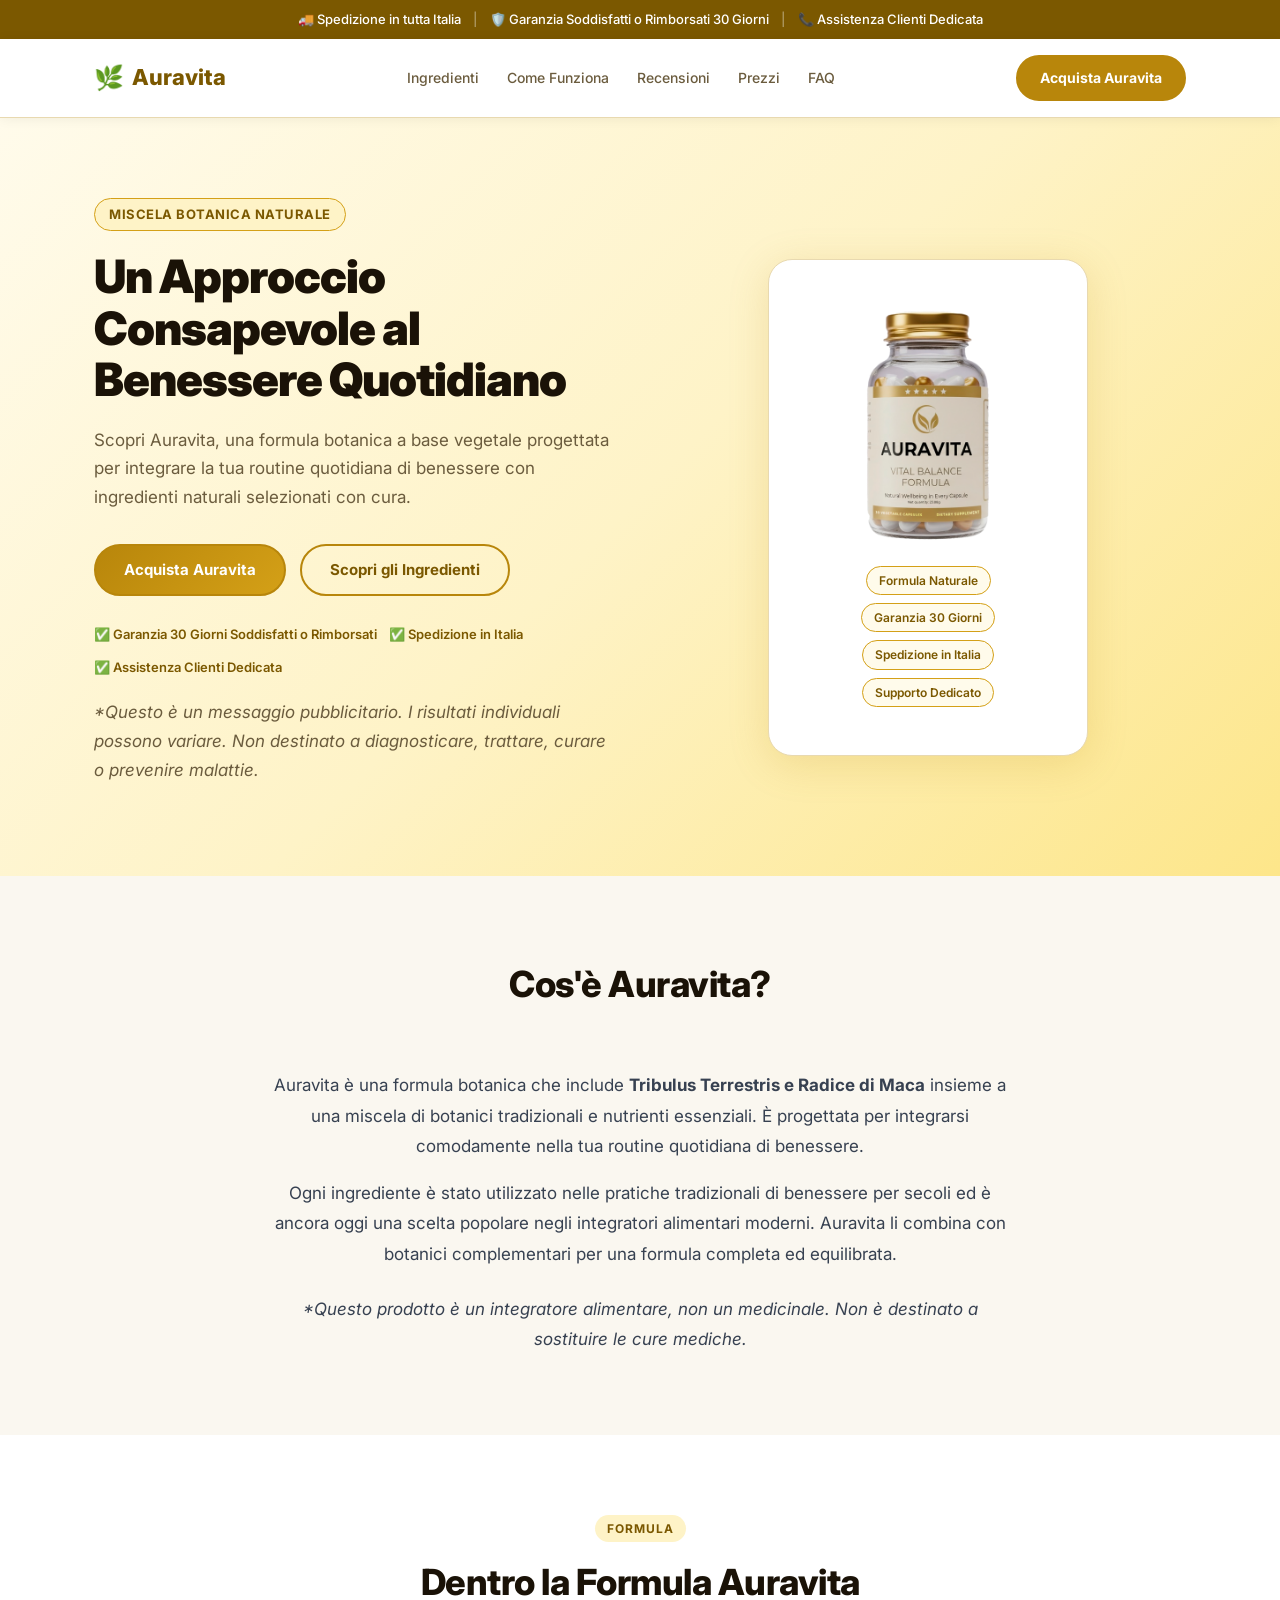
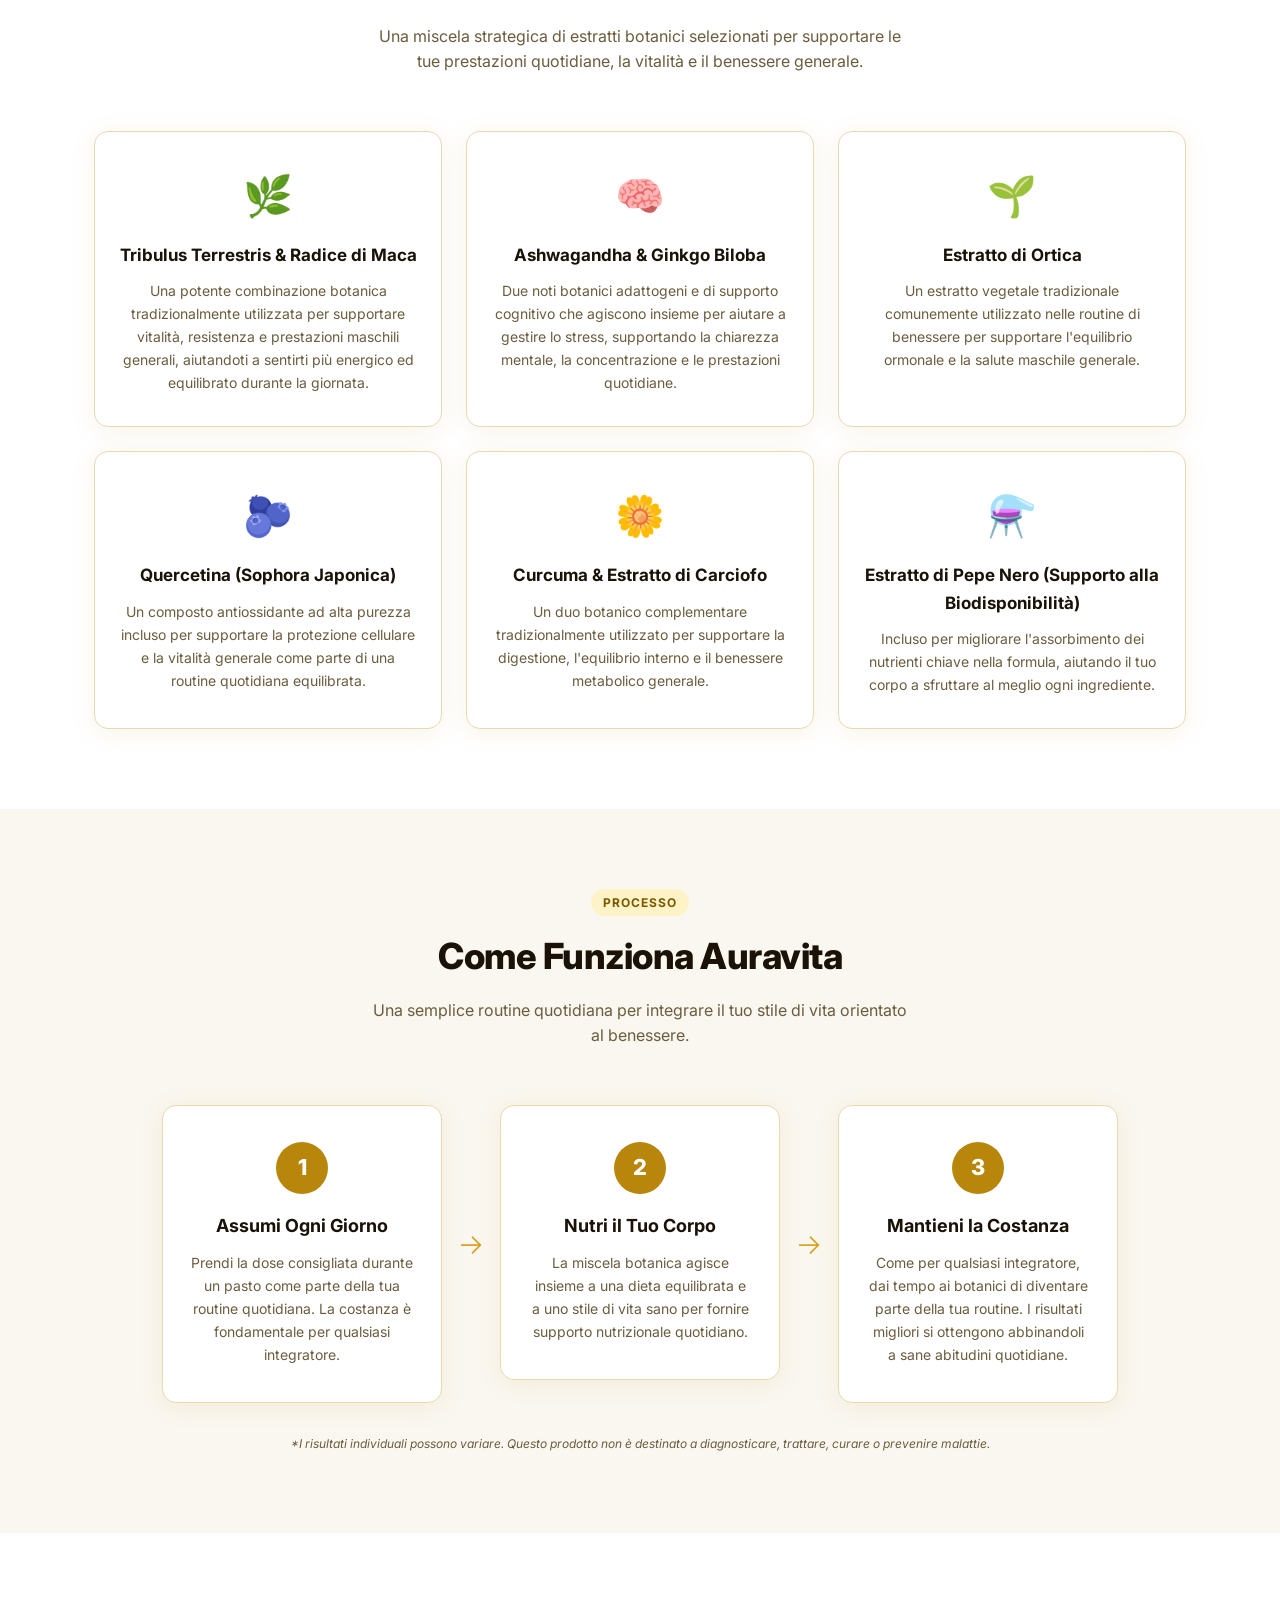
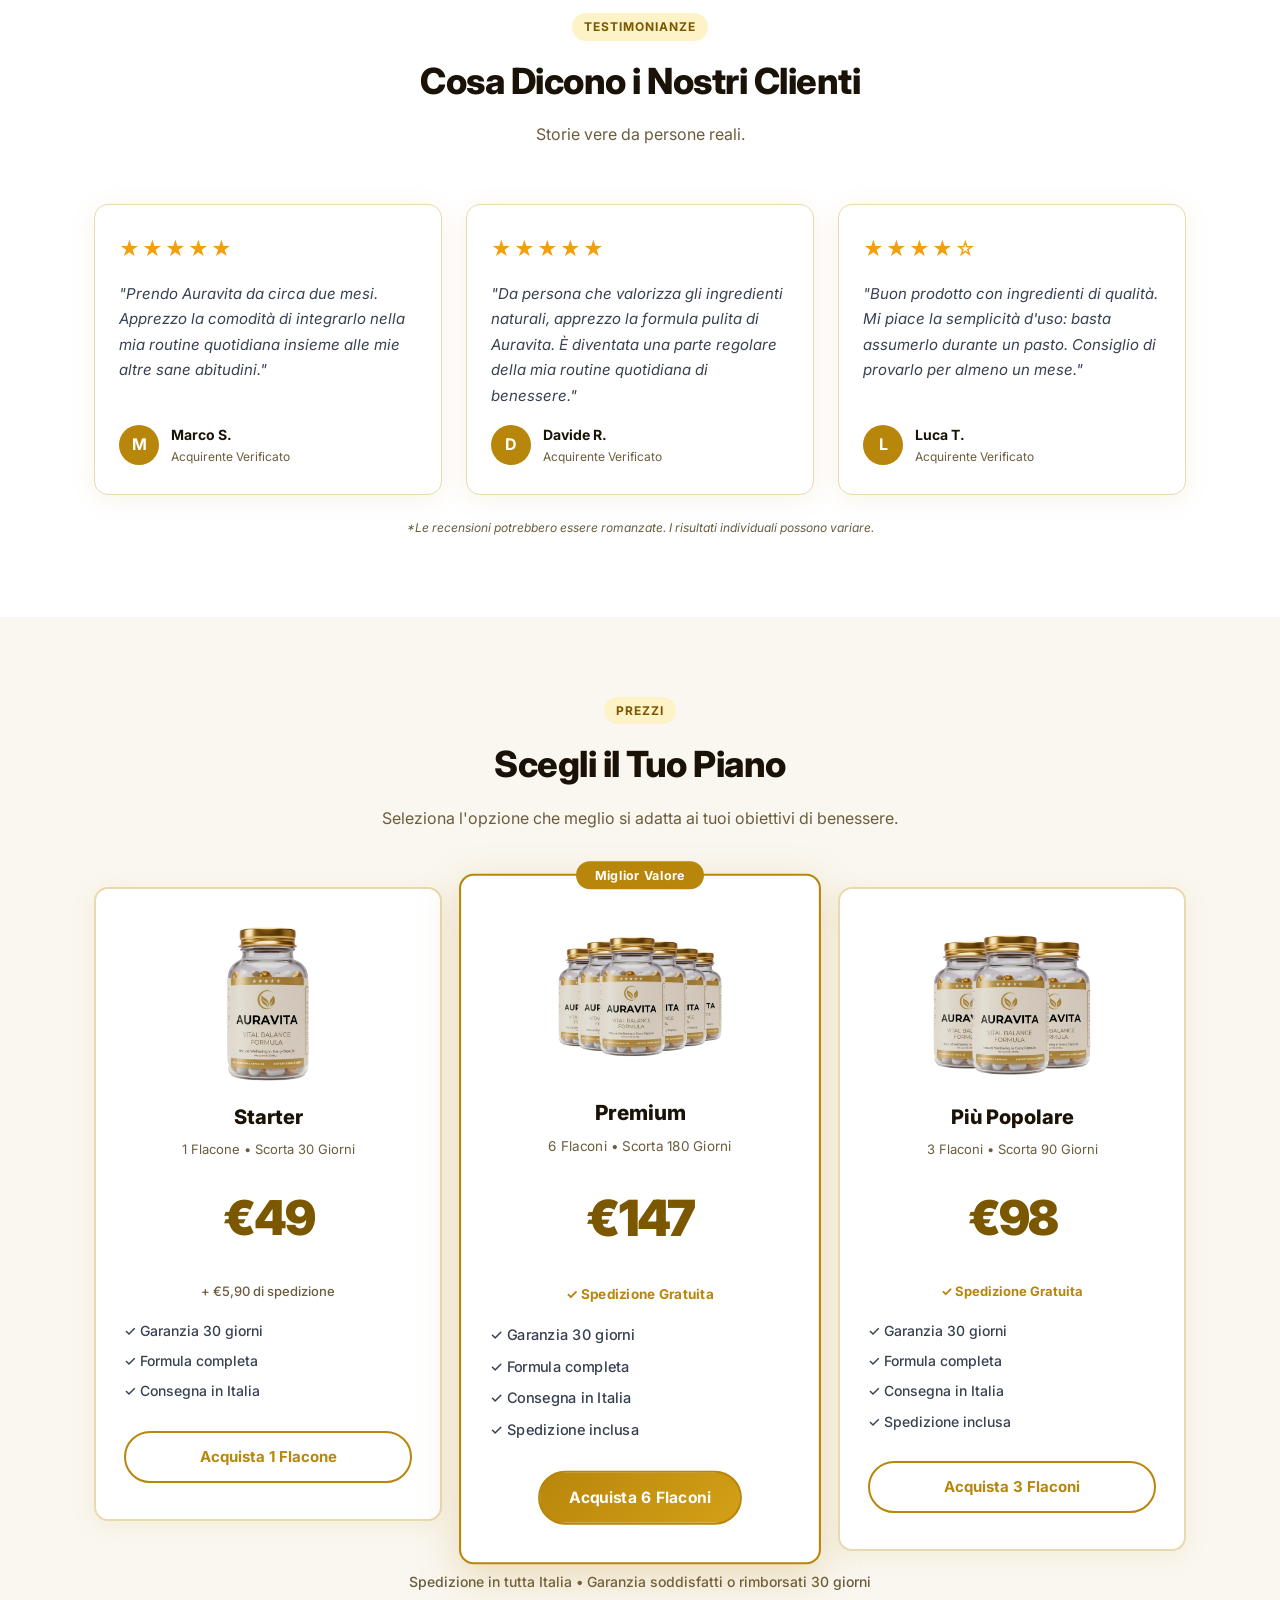
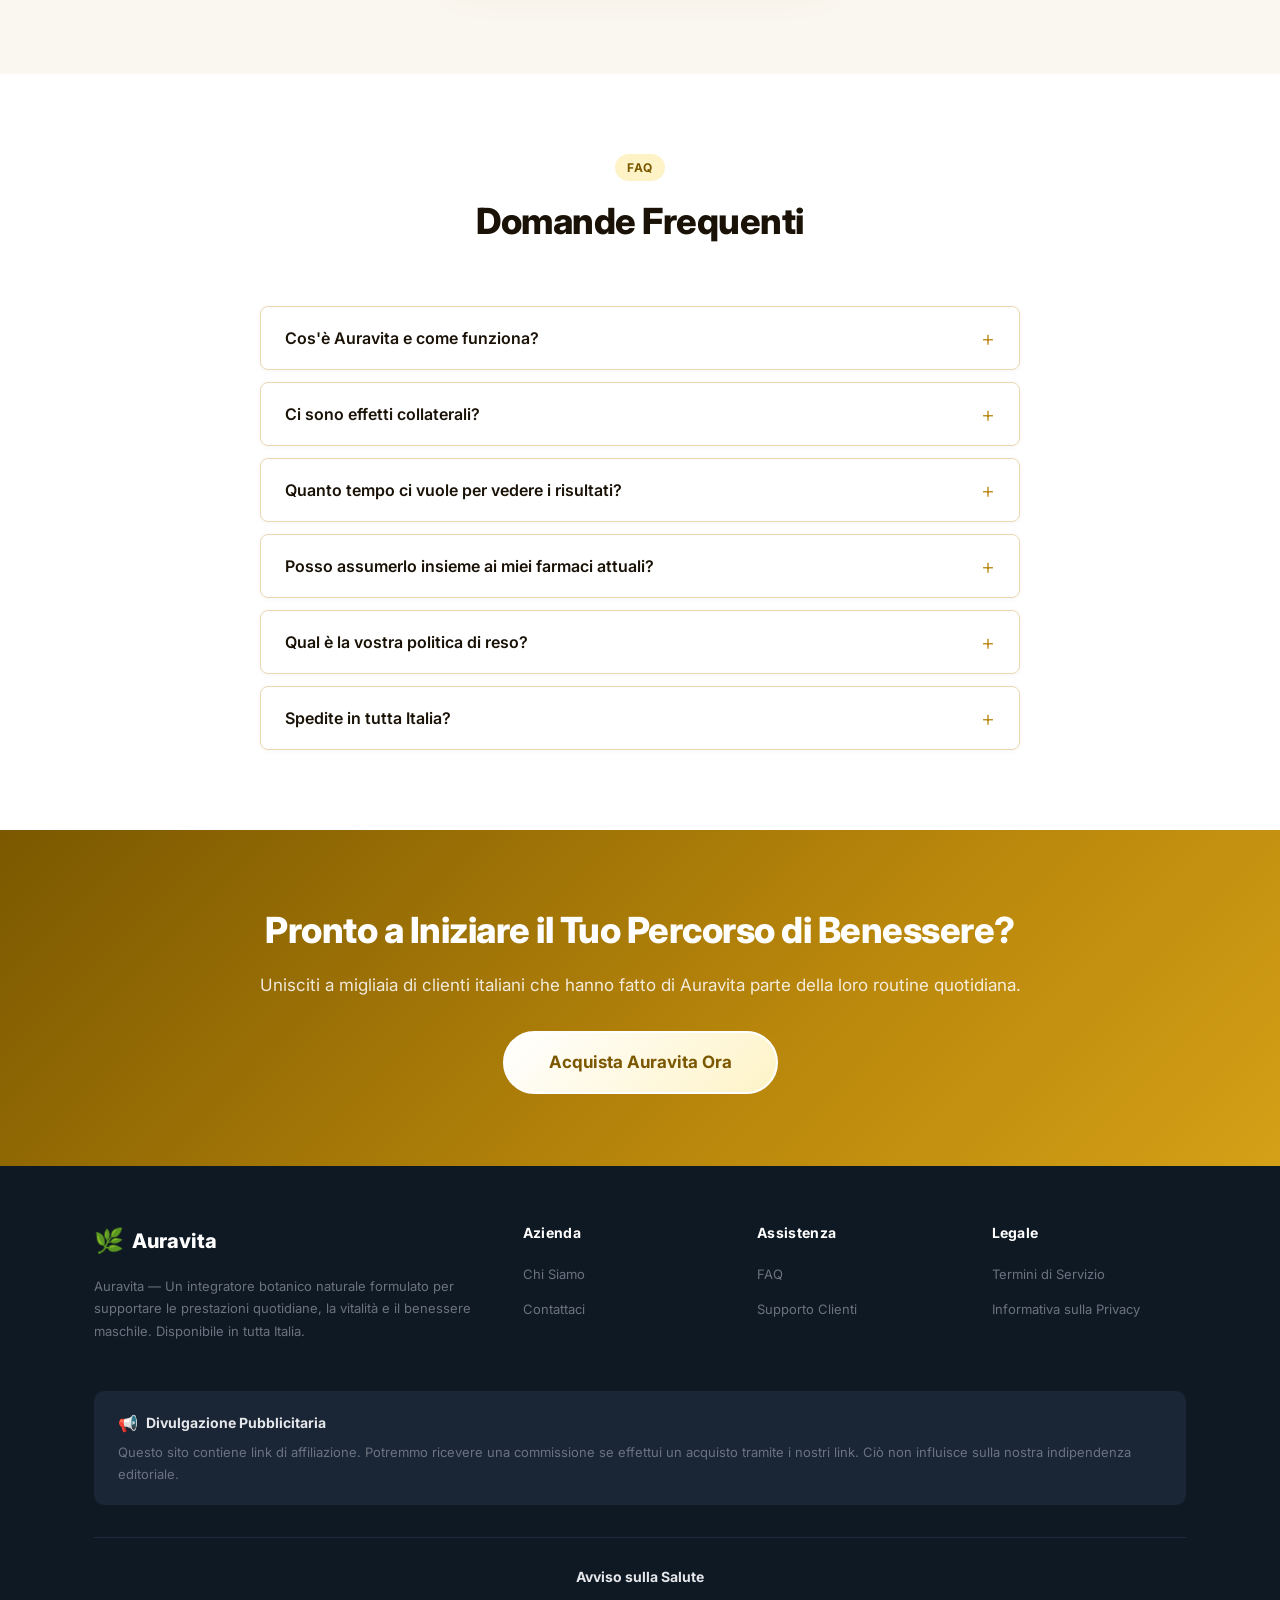
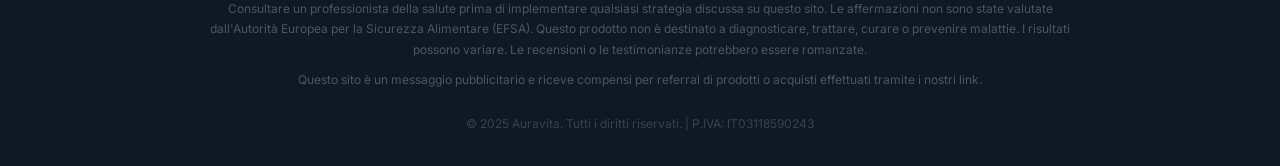
<file: index.html>
<!DOCTYPE html>
<html lang="it">
<head>
  <meta charset="UTF-8" />
  <meta name="viewport" content="width=device-width, initial-scale=1.0" />
  <title>Auravita | Miscela Botanica Naturale per il Benessere</title>
  <link rel="stylesheet" href="jellyburn.css" />
  <link rel="preconnect" href="https://fonts.googleapis.com" />
  <link rel="preconnect" href="https://fonts.gstatic.com" crossorigin />
  <link href="https://fonts.googleapis.com/css2?family=Inter:wght@400;500;600;700;800;900&display=swap" rel="stylesheet" />
</head>
<body>

  <!-- TOP BAR -->
  <div class="topbar">
    <span>🚚 Spedizione in tutta Italia</span>
    <span class="sep">|</span>
    <span>🛡️ Garanzia Soddisfatti o Rimborsati 30 Giorni</span>
    <span class="sep">|</span>
    <span>📞 Assistenza Clienti Dedicata</span>
  </div>

  <!-- HEADER -->
  <header class="header">
    <div class="container header-inner">
      <div class="logo">
        <span class="logo-icon">🌿</span>
        <span class="logo-text">Auravita</span>
      </div>
      <nav class="nav">
        <a href="#ingredients">Ingredienti</a>
        <a href="#how-it-works">Come Funziona</a>
        <a href="#reviews">Recensioni</a>
        <a href="#pricing">Prezzi</a>
        <a href="#faq">FAQ</a>
      </nav>
      <a href="#pricing" class="btn btn-header">Acquista Auravita</a>
    </div>
  </header>

  <!-- HERO -->
  <section class="hero">
    <div class="container hero-inner">
      <div class="hero-text">
        <span class="badge">Miscela Botanica Naturale</span>
        <h1>Un Approccio Consapevole al Benessere Quotidiano</h1>
        <p>Scopri Auravita, una formula botanica a base vegetale progettata per integrare la tua routine quotidiana di benessere con ingredienti naturali selezionati con cura.</p>
        <div class="hero-buttons">
          <a href="#pricing" class="btn btn-primary">Acquista Auravita</a>
          <a href="#ingredients" class="btn btn-outline">Scopri gli Ingredienti</a>
        </div>
        <div class="hero-trust">
          <span>✅ Garanzia 30 Giorni Soddisfatti o Rimborsati</span>
          <span>✅ Spedizione in Italia</span>
          <span>✅ Assistenza Clienti Dedicata</span>
        </div>
        <p class="disclaimer">*Questo è un messaggio pubblicitario. I risultati individuali possono variare. Non destinato a diagnosticare, trattare, curare o prevenire malattie.</p>
      </div>
      <div class="hero-image">
        <div class="product-card">
          <img src="1 pote.png" alt="Auravita - Vital Balance Formula" class="product-img" />
          <div class="product-badges">
            <span>Formula Naturale</span>
            <span>Garanzia 30 Giorni</span>
            <span>Spedizione in Italia</span>
            <span>Supporto Dedicato</span>
          </div>
        </div>
      </div>
    </div>
  </section>

  <!-- WHAT IS AURAVITA -->
  <section class="what-is section-light">
    <div class="container" id="ingredients">
      <div class="section-header">
        <h2>Cos'è Auravita?</h2>
      </div>
      <div class="what-is-content">
        <p>Auravita è una formula botanica che include <strong>Tribulus Terrestris e Radice di Maca</strong> insieme a una miscela di botanici tradizionali e nutrienti essenziali. È progettata per integrarsi comodamente nella tua routine quotidiana di benessere.</p>
        <p>Ogni ingrediente è stato utilizzato nelle pratiche tradizionali di benessere per secoli ed è ancora oggi una scelta popolare negli integratori alimentari moderni. Auravita li combina con botanici complementari per una formula completa ed equilibrata.</p>
        <p class="disclaimer">*Questo prodotto è un integratore alimentare, non un medicinale. Non è destinato a sostituire le cure mediche.</p>
      </div>
    </div>
  </section>

  <!-- INGREDIENTS -->
  <section class="ingredients" id="ingredients">
    <div class="container">
      <div class="section-header">
        <span class="section-tag">Formula</span>
        <h2>Dentro la Formula Auravita</h2>
        <p>Una miscela strategica di estratti botanici selezionati per supportare le tue prestazioni quotidiane, la vitalità e il benessere generale.</p>
      </div>
      <div class="ingredients-grid">
        <div class="ingredient-card">
          <div class="ingredient-icon">🌿</div>
          <h3>Tribulus Terrestris &amp; Radice di Maca</h3>
          <p>Una potente combinazione botanica tradizionalmente utilizzata per supportare vitalità, resistenza e prestazioni maschili generali, aiutandoti a sentirti più energico ed equilibrato durante la giornata.</p>
        </div>
        <div class="ingredient-card">
          <div class="ingredient-icon">🧠</div>
          <h3>Ashwagandha &amp; Ginkgo Biloba</h3>
          <p>Due noti botanici adattogeni e di supporto cognitivo che agiscono insieme per aiutare a gestire lo stress, supportando la chiarezza mentale, la concentrazione e le prestazioni quotidiane.</p>
        </div>
        <div class="ingredient-card">
          <div class="ingredient-icon">🌱</div>
          <h3>Estratto di Ortica</h3>
          <p>Un estratto vegetale tradizionale comunemente utilizzato nelle routine di benessere per supportare l'equilibrio ormonale e la salute maschile generale.</p>
        </div>
        <div class="ingredient-card">
          <div class="ingredient-icon">🫐</div>
          <h3>Quercetina (Sophora Japonica)</h3>
          <p>Un composto antiossidante ad alta purezza incluso per supportare la protezione cellulare e la vitalità generale come parte di una routine quotidiana equilibrata.</p>
        </div>
        <div class="ingredient-card">
          <div class="ingredient-icon">🌼</div>
          <h3>Curcuma &amp; Estratto di Carciofo</h3>
          <p>Un duo botanico complementare tradizionalmente utilizzato per supportare la digestione, l'equilibrio interno e il benessere metabolico generale.</p>
        </div>
        <div class="ingredient-card">
          <div class="ingredient-icon">⚗️</div>
          <h3>Estratto di Pepe Nero (Supporto alla Biodisponibilità)</h3>
          <p>Incluso per migliorare l'assorbimento dei nutrienti chiave nella formula, aiutando il tuo corpo a sfruttare al meglio ogni ingrediente.</p>
        </div>
      </div>
    </div>
  </section>

  <!-- HOW IT WORKS -->
  <section class="how-it-works section-light" id="how-it-works">
    <div class="container">
      <div class="section-header">
        <span class="section-tag">Processo</span>
        <h2>Come Funziona Auravita</h2>
        <p>Una semplice routine quotidiana per integrare il tuo stile di vita orientato al benessere.</p>
      </div>
      <div class="steps">
        <div class="step">
          <div class="step-number">1</div>
          <h3>Assumi Ogni Giorno</h3>
          <p>Prendi la dose consigliata durante un pasto come parte della tua routine quotidiana. La costanza è fondamentale per qualsiasi integratore.</p>
        </div>
        <div class="step-arrow">→</div>
        <div class="step">
          <div class="step-number">2</div>
          <h3>Nutri il Tuo Corpo</h3>
          <p>La miscela botanica agisce insieme a una dieta equilibrata e a uno stile di vita sano per fornire supporto nutrizionale quotidiano.</p>
        </div>
        <div class="step-arrow">→</div>
        <div class="step">
          <div class="step-number">3</div>
          <h3>Mantieni la Costanza</h3>
          <p>Come per qualsiasi integratore, dai tempo ai botanici di diventare parte della tua routine. I risultati migliori si ottengono abbinandoli a sane abitudini quotidiane.</p>
        </div>
      </div>
      <p class="disclaimer center">*I risultati individuali possono variare. Questo prodotto non è destinato a diagnosticare, trattare, curare o prevenire malattie.</p>
    </div>
  </section>

  <!-- REVIEWS -->
  <section class="reviews" id="reviews">
    <div class="container">
      <div class="section-header">
        <span class="section-tag">Testimonianze</span>
        <h2>Cosa Dicono i Nostri Clienti</h2>
        <p>Storie vere da persone reali.</p>
      </div>
      <div class="reviews-grid">
        <div class="review-card">
          <div class="stars">★★★★★</div>
          <p>"Prendo Auravita da circa due mesi. Apprezzo la comodità di integrarlo nella mia routine quotidiana insieme alle mie altre sane abitudini."</p>
          <div class="reviewer">
            <div class="reviewer-avatar">M</div>
            <div>
              <strong>Marco S.</strong>
              <span>Acquirente Verificato</span>
            </div>
          </div>
        </div>
        <div class="review-card">
          <div class="stars">★★★★★</div>
          <p>"Da persona che valorizza gli ingredienti naturali, apprezzo la formula pulita di Auravita. È diventata una parte regolare della mia routine quotidiana di benessere."</p>
          <div class="reviewer">
            <div class="reviewer-avatar">D</div>
            <div>
              <strong>Davide R.</strong>
              <span>Acquirente Verificato</span>
            </div>
          </div>
        </div>
        <div class="review-card">
          <div class="stars">★★★★☆</div>
          <p>"Buon prodotto con ingredienti di qualità. Mi piace la semplicità d'uso: basta assumerlo durante un pasto. Consiglio di provarlo per almeno un mese."</p>
          <div class="reviewer">
            <div class="reviewer-avatar">L</div>
            <div>
              <strong>Luca T.</strong>
              <span>Acquirente Verificato</span>
            </div>
          </div>
        </div>
      </div>
      <p class="disclaimer center">*Le recensioni potrebbero essere romanzate. I risultati individuali possono variare.</p>
    </div>
  </section>

  <!-- PRICING -->
  <section class="pricing section-light" id="pricing">
    <div class="container">
      <div class="section-header">
        <span class="section-tag">Prezzi</span>
        <h2>Scegli il Tuo Piano</h2>
        <p>Seleziona l'opzione che meglio si adatta ai tuoi obiettivi di benessere.</p>
      </div>
      <div class="pricing-grid">

        <!-- 1 Flacone -->
        <div class="price-card">
          <img src="1 pote.png" alt="Auravita 1 Flacone" class="price-img" />
          <h3>Starter</h3>
          <p class="price-sub">1 Flacone • Scorta 30 Giorni</p>
          <div class="price-amount">
            <span class="price-value">€49</span>
          </div>
          <p class="price-shipping">+ €5,90 di spedizione</p>
          <ul class="price-features">
            <li>✓ Garanzia 30 giorni</li>
            <li>✓ Formula completa</li>
            <li>✓ Consegna in Italia</li>
          </ul>
          <a href="https://www.auravita-eu.shop/RVepuAJa8/native1" class="btn btn-outline-green">Acquista 1 Flacone</a>
        </div>

        <!-- 6 Flaconi — CENTRO -->
        <div class="price-card popular">
          <div class="popular-badge">Miglior Valore</div>
          <img src="6 potes.png" alt="Auravita 6 Flaconi" class="price-img" />
          <h3>Premium</h3>
          <p class="price-sub">6 Flaconi • Scorta 180 Giorni</p>
          <div class="price-amount">
            <span class="price-value">€147</span>
          </div>
          <p class="price-shipping free">✓ Spedizione Gratuita</p>
          <ul class="price-features">
            <li>✓ Garanzia 30 giorni</li>
            <li>✓ Formula completa</li>
            <li>✓ Consegna in Italia</li>
            <li>✓ Spedizione inclusa</li>
          </ul>
          <a href="https://www.auravita-eu.shop/RVepuAJa8/native5" class="btn btn-primary">Acquista 6 Flaconi</a>
        </div>

        <!-- 3 Flaconi -->
        <div class="price-card">
          <img src="3 potes.png" alt="Auravita 3 Flaconi" class="price-img" />
          <h3>Più Popolare</h3>
          <p class="price-sub">3 Flaconi • Scorta 90 Giorni</p>
          <div class="price-amount">
            <span class="price-value">€98</span>
          </div>
          <p class="price-shipping free">✓ Spedizione Gratuita</p>
          <ul class="price-features">
            <li>✓ Garanzia 30 giorni</li>
            <li>✓ Formula completa</li>
            <li>✓ Consegna in Italia</li>
            <li>✓ Spedizione inclusa</li>
          </ul>
          <a href="https://www.auravita-eu.shop/RVepuAJa8/native3" class="btn btn-outline-green">Acquista 3 Flaconi</a>
        </div>

      </div>
      <p class="pricing-note">Spedizione in tutta Italia • Garanzia soddisfatti o rimborsati 30 giorni</p>
    </div>
  </section>

  <!-- FAQ -->
  <section class="faq" id="faq">
    <div class="container">
      <div class="section-header">
        <span class="section-tag">FAQ</span>
        <h2>Domande Frequenti</h2>
      </div>
      <div class="faq-list">
        <div class="faq-item">
          <button class="faq-question" onclick="toggleFaq(this)">
            Cos'è Auravita e come funziona?
            <span class="faq-icon">+</span>
          </button>
          <div class="faq-answer">
            <p>Auravita è un integratore alimentare che include Tribulus Terrestris, Radice di Maca e una miscela di botanici tradizionali e nutrienti essenziali. È progettato per integrarsi comodamente nella tua routine quotidiana di benessere.</p>
          </div>
        </div>
        <div class="faq-item">
          <button class="faq-question" onclick="toggleFaq(this)">
            Ci sono effetti collaterali?
            <span class="faq-icon">+</span>
          </button>
          <div class="faq-answer">
            <p>Gli ingredienti di Auravita sono generalmente ben tollerati. Tuttavia, le reazioni individuali possono variare. In caso di effetti avversi, interrompere l'uso e consultare un medico. Consultare sempre il proprio medico prima di iniziare un nuovo integratore.</p>
          </div>
        </div>
        <div class="faq-item">
          <button class="faq-question" onclick="toggleFaq(this)">
            Quanto tempo ci vuole per vedere i risultati?
            <span class="faq-icon">+</span>
          </button>
          <div class="faq-answer">
            <p>Le esperienze individuali variano. Alcuni utenti notano cambiamenti nell'arco di poche settimane, mentre altri possono impiegare più tempo. Per i migliori risultati, si consiglia un uso costante per almeno 60-90 giorni. I risultati non sono garantiti.</p>
          </div>
        </div>
        <div class="faq-item">
          <button class="faq-question" onclick="toggleFaq(this)">
            Posso assumerlo insieme ai miei farmaci attuali?
            <span class="faq-icon">+</span>
          </button>
          <div class="faq-answer">
            <p>Si raccomanda vivamente di consultare il proprio medico o farmacista prima di combinare qualsiasi integratore con farmaci da prescrizione, soprattutto in presenza di patologie preesistenti.</p>
          </div>
        </div>
        <div class="faq-item">
          <button class="faq-question" onclick="toggleFaq(this)">
            Qual è la vostra politica di reso?
            <span class="faq-icon">+</span>
          </button>
          <div class="faq-answer">
            <p>Offriamo una garanzia soddisfatti o rimborsati di 30 giorni. Se non sei soddisfatto del tuo acquisto, contatta il nostro team di assistenza clienti per un rimborso completo.</p>
          </div>
        </div>
        <div class="faq-item">
          <button class="faq-question" onclick="toggleFaq(this)">
            Spedite in tutta Italia?
            <span class="faq-icon">+</span>
          </button>
          <div class="faq-answer">
            <p>Sì, spediamo in tutta Italia. La spedizione è gratuita per ordini di 3 o 6 flaconi. Per l'acquisto di 1 flacone viene applicato un contributo spese di spedizione di €5,90.</p>
          </div>
        </div>
      </div>
    </div>
  </section>

  <!-- FOOTER CTA -->
  <section class="footer-cta">
    <div class="container">
      <h2>Pronto a Iniziare il Tuo Percorso di Benessere?</h2>
      <p>Unisciti a migliaia di clienti italiani che hanno fatto di Auravita parte della loro routine quotidiana.</p>
      <a href="#pricing" class="btn btn-primary btn-large">Acquista Auravita Ora</a>
    </div>
  </section>

  <!-- FOOTER -->
  <footer class="footer">
    <div class="container">

      <div class="footer-grid">
        <div class="footer-col footer-brand">
          <div class="footer-logo">
            <span class="logo-icon">🌿</span>
            <span class="logo-text">Auravita</span>
          </div>
          <p class="footer-brand-desc">Auravita — Un integratore botanico naturale formulato per supportare le prestazioni quotidiane, la vitalità e il benessere maschile. Disponibile in tutta Italia.</p>
        </div>
        <div class="footer-col">
          <h4 class="footer-col-title">Azienda</h4>
          <ul class="footer-col-links">
            <li><a href="#ingredients">Chi Siamo</a></li>
            <li><a href="contatti.html">Contattaci</a></li>
          </ul>
        </div>
        <div class="footer-col">
          <h4 class="footer-col-title">Assistenza</h4>
          <ul class="footer-col-links">
            <li><a href="#faq">FAQ</a></li>
            <li><a href="contatti.html">Supporto Clienti</a></li>
          </ul>
        </div>
        <div class="footer-col">
          <h4 class="footer-col-title">Legale</h4>
          <ul class="footer-col-links">
            <li><a href="termini-di-servizio.html">Termini di Servizio</a></li>
            <li><a href="informativa-privacy.html">Informativa sulla Privacy</a></li>
          </ul>
        </div>
      </div>

      <div class="footer-disclosure">
        <p><span class="disclosure-icon">📢</span> <strong>Divulgazione Pubblicitaria</strong></p>
        <p>Questo sito contiene link di affiliazione. Potremmo ricevere una commissione se effettui un acquisto tramite i nostri link. Ciò non influisce sulla nostra indipendenza editoriale.</p>
      </div>

      <hr class="footer-divider" />

      <div class="footer-health">
        <p class="footer-health-title">Avviso sulla Salute</p>
        <p>Consultare un professionista della salute prima di implementare qualsiasi strategia discussa su questo sito. Le affermazioni non sono state valutate dall'Autorità Europea per la Sicurezza Alimentare (EFSA). Questo prodotto non è destinato a diagnosticare, trattare, curare o prevenire malattie. I risultati possono variare. Le recensioni o le testimonianze potrebbero essere romanzate.</p>
        <p>Questo sito è un messaggio pubblicitario e riceve compensi per referral di prodotti o acquisti effettuati tramite i nostri link.</p>
      </div>
      <p class="footer-copy">© 2025 Auravita. Tutti i diritti riservati. | P.IVA: IT03118590243</p>

    </div>
  </footer>

  <script>
    function toggleFaq(btn) {
      const item = btn.parentElement;
      const answer = item.querySelector('.faq-answer');
      const icon = btn.querySelector('.faq-icon');
      const isOpen = item.classList.contains('open');
      document.querySelectorAll('.faq-item.open').forEach(el => {
        el.classList.remove('open');
        el.querySelector('.faq-answer').style.maxHeight = null;
        el.querySelector('.faq-icon').textContent = '+';
      });
      if (!isOpen) {
        item.classList.add('open');
        answer.style.maxHeight = answer.scrollHeight + 'px';
        icon.textContent = '−';
      }
    }
    document.querySelectorAll('a[href^="#"]').forEach(a => {
      a.addEventListener('click', e => {
        e.preventDefault();
        const target = document.querySelector(a.getAttribute('href'));
        if (target) target.scrollIntoView({ behavior: 'smooth', block: 'start' });
      });
    });
  </script>
</body>
</html>
</file>
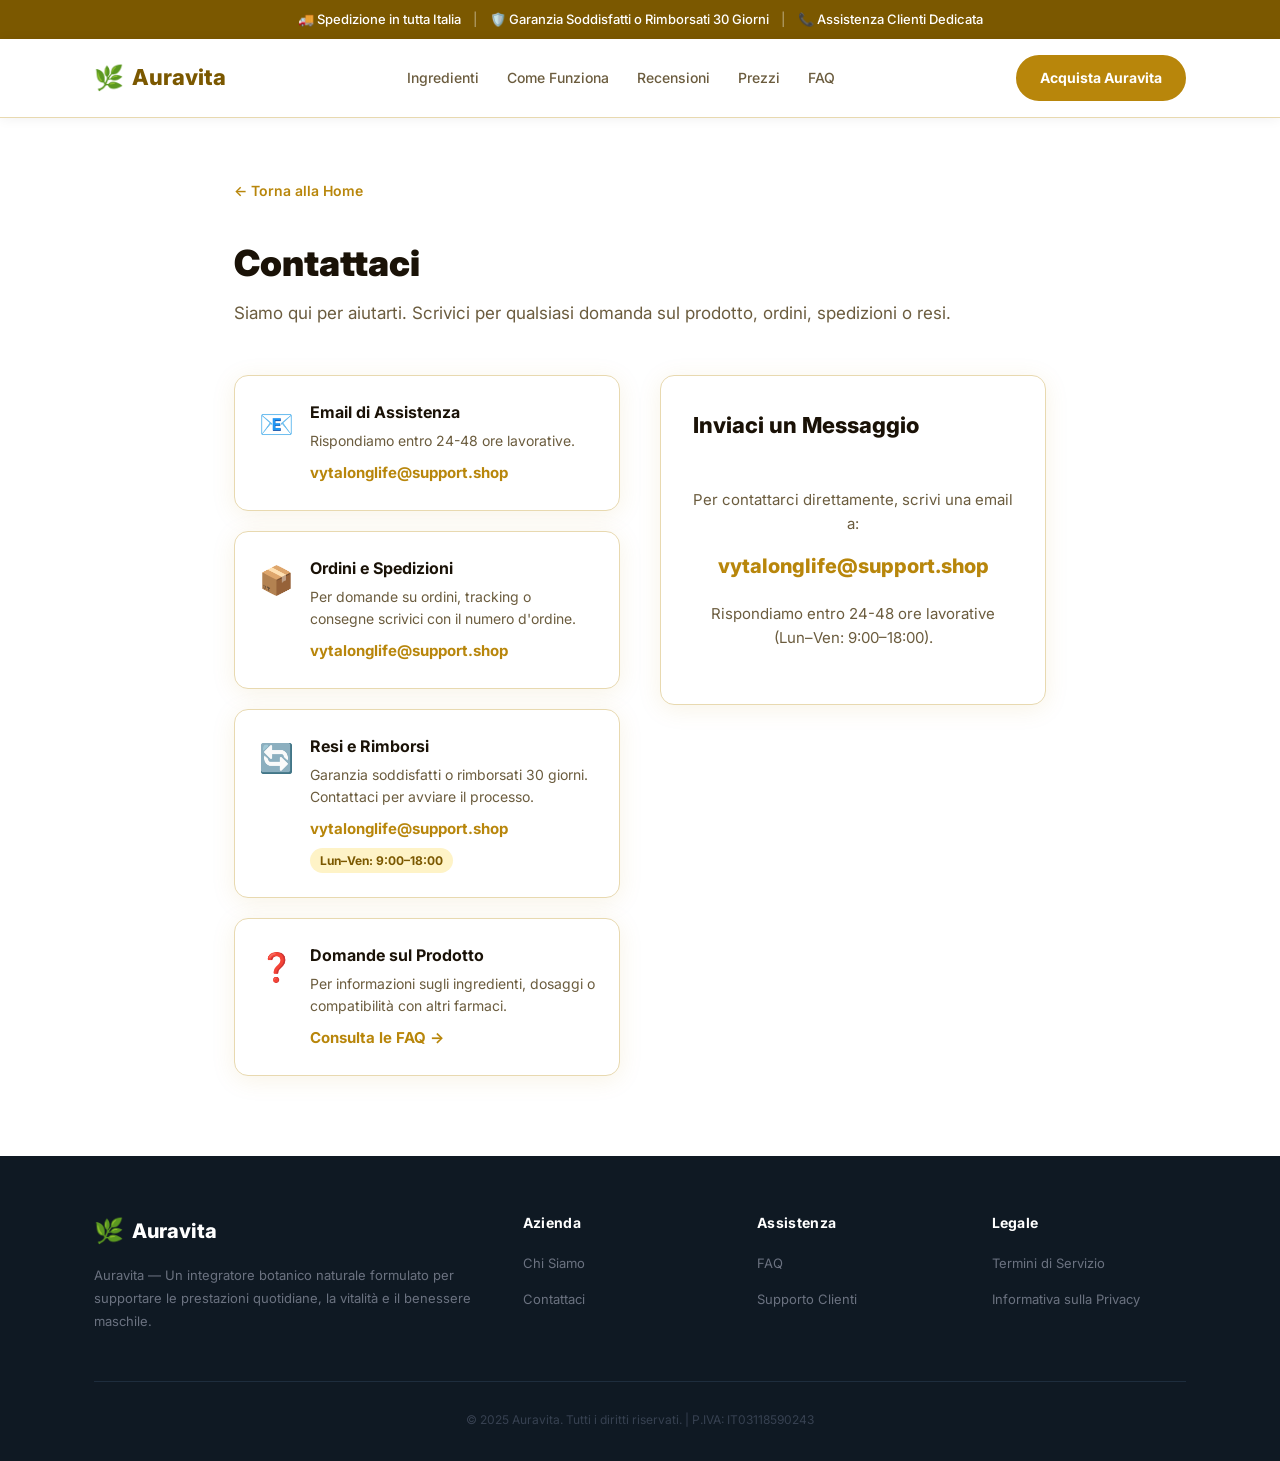
<file: contatti.html>
<!DOCTYPE html>
<html lang="it">
<head>
  <meta charset="UTF-8" />
  <meta name="viewport" content="width=device-width, initial-scale=1.0" />
  <title>Contattaci | Auravita</title>
  <link rel="stylesheet" href="jellyburn.css" />
  <link href="https://fonts.googleapis.com/css2?family=Inter:wght@400;500;600;700;800;900&display=swap" rel="stylesheet" />
  <style>
    .contact-page {
      max-width: 860px;
      margin: 0 auto;
      padding: 60px 24px 80px;
    }

    .contact-page h1 {
      font-size: 36px;
      font-weight: 900;
      color: var(--text);
      margin-bottom: 8px;
    }

    .contact-page .subtitle {
      font-size: 17px;
      color: var(--text-muted);
      margin-bottom: 48px;
    }

    .contact-grid {
      display: grid;
      grid-template-columns: 1fr 1fr;
      gap: 40px;
      align-items: start;
    }

    /* Info Cards */
    .contact-info {
      display: flex;
      flex-direction: column;
      gap: 20px;
    }

    .contact-card {
      background: #fff;
      border: 1px solid var(--border);
      border-radius: var(--radius);
      padding: 24px;
      display: flex;
      align-items: flex-start;
      gap: 16px;
      box-shadow: var(--shadow);
      transition: all 0.2s ease;
    }

    .contact-card:hover {
      border-color: var(--green);
      transform: translateY(-2px);
      box-shadow: var(--shadow-lg);
    }

    .contact-card-icon {
      font-size: 28px;
      flex-shrink: 0;
      margin-top: 2px;
    }

    .contact-card-body h3 {
      font-size: 16px;
      font-weight: 700;
      color: var(--text);
      margin-bottom: 4px;
    }

    .contact-card-body p {
      font-size: 14px;
      color: var(--text-muted);
      line-height: 1.6;
      margin-bottom: 8px;
    }

    .contact-card-body a {
      font-size: 15px;
      font-weight: 700;
      color: var(--green);
      word-break: break-all;
    }

    .contact-card-body a:hover {
      text-decoration: underline;
    }

    /* Form */
    .contact-form-box {
      background: #fff;
      border: 1px solid var(--border);
      border-radius: var(--radius);
      padding: 32px;
      box-shadow: var(--shadow);
    }

    .contact-form-box h2 {
      font-size: 22px;
      font-weight: 800;
      color: var(--text);
      margin-bottom: 24px;
    }

    .form-group {
      margin-bottom: 18px;
    }

    .form-group label {
      display: block;
      font-size: 13px;
      font-weight: 600;
      color: var(--text);
      margin-bottom: 6px;
    }

    .form-group input,
    .form-group textarea,
    .form-group select {
      width: 100%;
      padding: 12px 14px;
      font-size: 15px;
      font-family: var(--font);
      border: 1.5px solid var(--border);
      border-radius: var(--radius-sm);
      background: #fff;
      color: var(--text);
      transition: border-color 0.2s;
      outline: none;
    }

    .form-group input:focus,
    .form-group textarea:focus,
    .form-group select:focus {
      border-color: var(--green);
      box-shadow: 0 0 0 3px rgba(184,134,11,0.1);
    }

    .form-group textarea {
      resize: vertical;
      min-height: 130px;
    }

    .form-row {
      display: grid;
      grid-template-columns: 1fr 1fr;
      gap: 14px;
    }

    .btn-submit {
      width: 100%;
      padding: 14px;
      font-size: 16px;
      font-weight: 700;
      background: linear-gradient(135deg, #B8860B, #D4A017);
      color: #fff;
      border: none;
      border-radius: 50px;
      cursor: pointer;
      transition: all 0.2s ease;
      font-family: var(--font);
      margin-top: 4px;
    }

    .btn-submit:hover {
      background: linear-gradient(135deg, #7B5800, #B8860B);
      transform: translateY(-1px);
      box-shadow: 0 6px 20px rgba(184,134,11,0.4);
    }

    .form-success {
      display: none;
      background: var(--green-bg);
      border: 1px solid var(--green);
      border-radius: var(--radius-sm);
      padding: 16px 20px;
      font-size: 15px;
      color: var(--green-dark);
      font-weight: 600;
      text-align: center;
      margin-top: 16px;
    }

    .contact-email-direct {
      text-align: center;
      padding: 20px 0 8px;
    }

    .contact-email-direct p {
      font-size: 15px;
      color: var(--text-muted);
      margin-bottom: 14px;
    }

    .email-link {
      display: inline-block;
      font-size: 20px;
      font-weight: 800;
      color: var(--green);
      word-break: break-all;
      margin-bottom: 16px;
    }

    .email-link:hover { text-decoration: underline; }

    .email-note {
      font-size: 13px;
      color: var(--text-muted);
      margin-top: 4px;
    }

    .legal-back {
      display: inline-flex;
      align-items: center;
      gap: 6px;
      color: var(--green);
      font-weight: 600;
      font-size: 14px;
      margin-bottom: 32px;
    }

    .legal-back:hover { text-decoration: underline; }

    .hours-badge {
      display: inline-block;
      background: var(--green-bg2);
      color: var(--green-dark);
      font-size: 12px;
      font-weight: 700;
      padding: 3px 10px;
      border-radius: 50px;
      margin-top: 6px;
    }

    @media (max-width: 768px) {
      .contact-grid { grid-template-columns: 1fr; }
      .form-row { grid-template-columns: 1fr; }
      .contact-page h1 { font-size: 28px; }
    }
  </style>
</head>
<body>

  <!-- TOP BAR -->
  <div class="topbar">
    <span>🚚 Spedizione in tutta Italia</span>
    <span class="sep">|</span>
    <span>🛡️ Garanzia Soddisfatti o Rimborsati 30 Giorni</span>
    <span class="sep">|</span>
    <span>📞 Assistenza Clienti Dedicata</span>
  </div>

  <!-- HEADER -->
  <header class="header">
    <div class="container header-inner">
      <div class="logo">
        <a href="index.html" style="display:flex;align-items:center;gap:8px;text-decoration:none;color:inherit;">
          <span class="logo-icon">🌿</span>
          <span class="logo-text">Auravita</span>
        </a>
      </div>
      <nav class="nav">
        <a href="index.html#ingredients">Ingredienti</a>
        <a href="index.html#how-it-works">Come Funziona</a>
        <a href="index.html#reviews">Recensioni</a>
        <a href="index.html#pricing">Prezzi</a>
        <a href="index.html#faq">FAQ</a>
      </nav>
      <a href="index.html#pricing" class="btn btn-header">Acquista Auravita</a>
    </div>
  </header>

  <div class="contact-page">
    <a href="index.html" class="legal-back">← Torna alla Home</a>
    <h1>Contattaci</h1>
    <p class="subtitle">Siamo qui per aiutarti. Scrivici per qualsiasi domanda sul prodotto, ordini, spedizioni o resi.</p>

    <div class="contact-grid">

      <!-- Info -->
      <div class="contact-info">

        <div class="contact-card">
          <div class="contact-card-icon">📧</div>
          <div class="contact-card-body">
            <h3>Email di Assistenza</h3>
            <p>Rispondiamo entro 24-48 ore lavorative.</p>
            <a href="mailto:vytalonglife@support.shop">vytalonglife@support.shop</a>
          </div>
        </div>

        <div class="contact-card">
          <div class="contact-card-icon">📦</div>
          <div class="contact-card-body">
            <h3>Ordini e Spedizioni</h3>
            <p>Per domande su ordini, tracking o consegne scrivici con il numero d'ordine.</p>
            <a href="mailto:vytalonglife@support.shop?subject=Domanda%20ordine">vytalonglife@support.shop</a>
          </div>
        </div>

        <div class="contact-card">
          <div class="contact-card-icon">🔄</div>
          <div class="contact-card-body">
            <h3>Resi e Rimborsi</h3>
            <p>Garanzia soddisfatti o rimborsati 30 giorni. Contattaci per avviare il processo.</p>
            <a href="mailto:vytalonglife@support.shop?subject=Richiesta%20rimborso">vytalonglife@support.shop</a>
            <br/>
            <span class="hours-badge">Lun–Ven: 9:00–18:00</span>
          </div>
        </div>

        <div class="contact-card">
          <div class="contact-card-icon">❓</div>
          <div class="contact-card-body">
            <h3>Domande sul Prodotto</h3>
            <p>Per informazioni sugli ingredienti, dosaggi o compatibilità con altri farmaci.</p>
            <a href="index.html#faq">Consulta le FAQ →</a>
          </div>
        </div>

      </div>

      <!-- Form -->
      <div class="contact-form-box">
        <h2>Inviaci un Messaggio</h2>
        <div class="contact-email-direct">
          <p>Per contattarci direttamente, scrivi una email a:</p>
          <a href="mailto:vytalonglife@support.shop" class="email-link">vytalonglife@support.shop</a>
          <p class="email-note">Rispondiamo entro 24-48 ore lavorative (Lun–Ven: 9:00–18:00).</p>
        </div>
      </div>

    </div>
  </div>

  <!-- FOOTER -->
  <footer class="footer">
    <div class="container">
      <div class="footer-grid">
        <div class="footer-col footer-brand">
          <div class="footer-logo">
            <span class="logo-icon">🌿</span>
            <span class="logo-text">Auravita</span>
          </div>
          <p class="footer-brand-desc">Auravita — Un integratore botanico naturale formulato per supportare le prestazioni quotidiane, la vitalità e il benessere maschile.</p>
        </div>
        <div class="footer-col">
          <h4 class="footer-col-title">Azienda</h4>
          <ul class="footer-col-links">
            <li><a href="#">Chi Siamo</a></li>
            <li><a href="contatti.html">Contattaci</a></li>
          </ul>
        </div>
        <div class="footer-col">
          <h4 class="footer-col-title">Assistenza</h4>
          <ul class="footer-col-links">
            <li><a href="index.html#faq">FAQ</a></li>
            <li><a href="contatti.html">Supporto Clienti</a></li>
          </ul>
        </div>
        <div class="footer-col">
          <h4 class="footer-col-title">Legale</h4>
          <ul class="footer-col-links">
            <li><a href="termini-di-servizio.html">Termini di Servizio</a></li>
            <li><a href="informativa-privacy.html">Informativa sulla Privacy</a></li>
          </ul>
        </div>
      </div>
      <hr class="footer-divider" />
      <p class="footer-copy">© 2025 Auravita. Tutti i diritti riservati. | P.IVA: IT03118590243</p>
    </div>
  </footer>


</body>
</html>
</file>
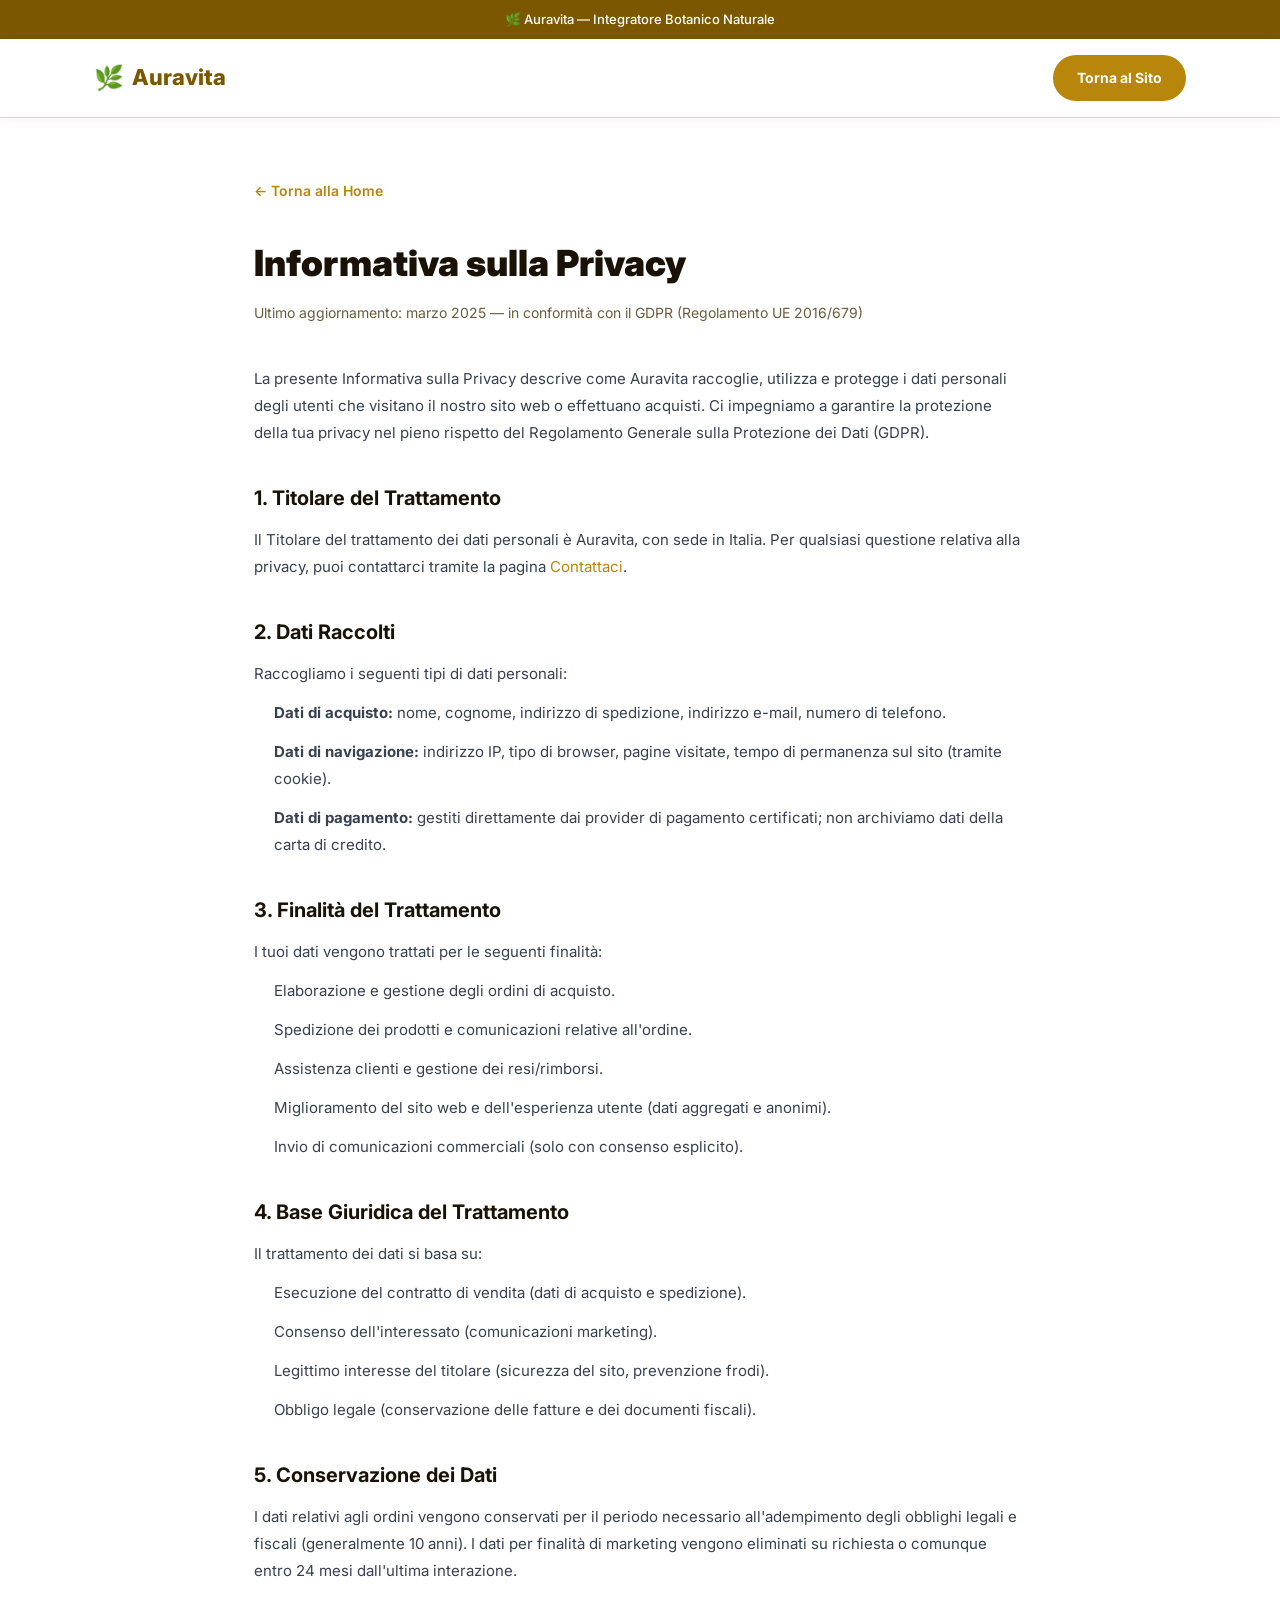
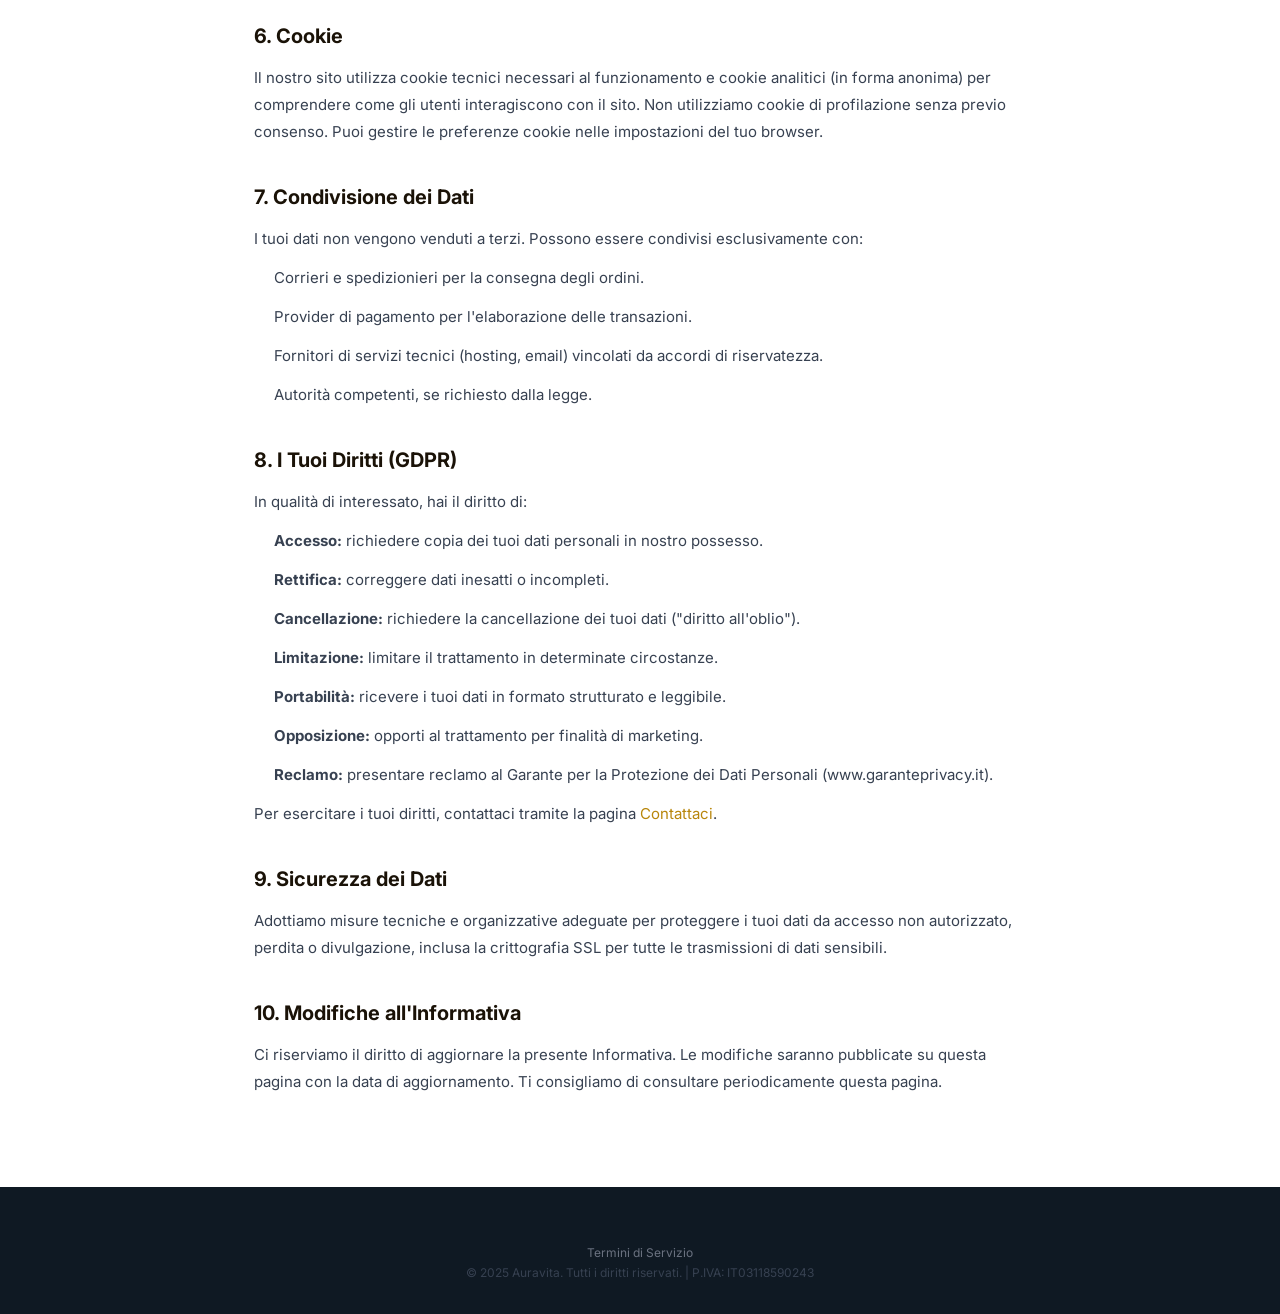
<file: informativa-privacy.html>
<!DOCTYPE html>
<html lang="it">
<head>
  <meta charset="UTF-8" />
  <meta name="viewport" content="width=device-width, initial-scale=1.0" />
  <title>Informativa sulla Privacy | Auravita</title>
  <link rel="stylesheet" href="jellyburn.css" />
  <link href="https://fonts.googleapis.com/css2?family=Inter:wght@400;500;600;700;800;900&display=swap" rel="stylesheet" />
  <style>
    .legal-page { max-width: 820px; margin: 0 auto; padding: 60px 24px 80px; }
    .legal-page h1 { font-size: 36px; font-weight: 900; color: var(--text); margin-bottom: 8px; }
    .legal-page .subtitle { color: var(--text-muted); font-size: 14px; margin-bottom: 40px; }
    .legal-page h2 { font-size: 20px; font-weight: 700; color: var(--text); margin: 36px 0 12px; }
    .legal-page p, .legal-page li { font-size: 15px; color: #374151; line-height: 1.8; margin-bottom: 12px; }
    .legal-page ul { padding-left: 20px; margin-bottom: 12px; }
    .legal-back { display: inline-flex; align-items: center; gap: 6px; color: var(--green); font-weight: 600; font-size: 14px; margin-bottom: 32px; }
    .legal-back:hover { text-decoration: underline; }
  </style>
</head>
<body>
  <div class="topbar">
    <span>🌿 Auravita — Integratore Botanico Naturale</span>
  </div>
  <header class="header">
    <div class="container header-inner">
      <div class="logo">
        <span class="logo-icon">🌿</span>
        <span class="logo-text">Auravita</span>
      </div>
      <a href="index.html" class="btn btn-header">Torna al Sito</a>
    </div>
  </header>

  <div class="legal-page">
    <a href="index.html" class="legal-back">← Torna alla Home</a>
    <h1>Informativa sulla Privacy</h1>
    <p class="subtitle">Ultimo aggiornamento: marzo 2025 — in conformità con il GDPR (Regolamento UE 2016/679)</p>

    <p>La presente Informativa sulla Privacy descrive come Auravita raccoglie, utilizza e protegge i dati personali degli utenti che visitano il nostro sito web o effettuano acquisti. Ci impegniamo a garantire la protezione della tua privacy nel pieno rispetto del Regolamento Generale sulla Protezione dei Dati (GDPR).</p>

    <h2>1. Titolare del Trattamento</h2>
    <p>Il Titolare del trattamento dei dati personali è Auravita, con sede in Italia. Per qualsiasi questione relativa alla privacy, puoi contattarci tramite la pagina <a href="contatti.html" style="color: var(--green);">Contattaci</a>.</p>

    <h2>2. Dati Raccolti</h2>
    <p>Raccogliamo i seguenti tipi di dati personali:</p>
    <ul>
      <li><strong>Dati di acquisto:</strong> nome, cognome, indirizzo di spedizione, indirizzo e-mail, numero di telefono.</li>
      <li><strong>Dati di navigazione:</strong> indirizzo IP, tipo di browser, pagine visitate, tempo di permanenza sul sito (tramite cookie).</li>
      <li><strong>Dati di pagamento:</strong> gestiti direttamente dai provider di pagamento certificati; non archiviamo dati della carta di credito.</li>
    </ul>

    <h2>3. Finalità del Trattamento</h2>
    <p>I tuoi dati vengono trattati per le seguenti finalità:</p>
    <ul>
      <li>Elaborazione e gestione degli ordini di acquisto.</li>
      <li>Spedizione dei prodotti e comunicazioni relative all'ordine.</li>
      <li>Assistenza clienti e gestione dei resi/rimborsi.</li>
      <li>Miglioramento del sito web e dell'esperienza utente (dati aggregati e anonimi).</li>
      <li>Invio di comunicazioni commerciali (solo con consenso esplicito).</li>
    </ul>

    <h2>4. Base Giuridica del Trattamento</h2>
    <p>Il trattamento dei dati si basa su:</p>
    <ul>
      <li>Esecuzione del contratto di vendita (dati di acquisto e spedizione).</li>
      <li>Consenso dell'interessato (comunicazioni marketing).</li>
      <li>Legittimo interesse del titolare (sicurezza del sito, prevenzione frodi).</li>
      <li>Obbligo legale (conservazione delle fatture e dei documenti fiscali).</li>
    </ul>

    <h2>5. Conservazione dei Dati</h2>
    <p>I dati relativi agli ordini vengono conservati per il periodo necessario all'adempimento degli obblighi legali e fiscali (generalmente 10 anni). I dati per finalità di marketing vengono eliminati su richiesta o comunque entro 24 mesi dall'ultima interazione.</p>

    <h2>6. Cookie</h2>
    <p>Il nostro sito utilizza cookie tecnici necessari al funzionamento e cookie analitici (in forma anonima) per comprendere come gli utenti interagiscono con il sito. Non utilizziamo cookie di profilazione senza previo consenso. Puoi gestire le preferenze cookie nelle impostazioni del tuo browser.</p>

    <h2>7. Condivisione dei Dati</h2>
    <p>I tuoi dati non vengono venduti a terzi. Possono essere condivisi esclusivamente con:</p>
    <ul>
      <li>Corrieri e spedizionieri per la consegna degli ordini.</li>
      <li>Provider di pagamento per l'elaborazione delle transazioni.</li>
      <li>Fornitori di servizi tecnici (hosting, email) vincolati da accordi di riservatezza.</li>
      <li>Autorità competenti, se richiesto dalla legge.</li>
    </ul>

    <h2>8. I Tuoi Diritti (GDPR)</h2>
    <p>In qualità di interessato, hai il diritto di:</p>
    <ul>
      <li><strong>Accesso:</strong> richiedere copia dei tuoi dati personali in nostro possesso.</li>
      <li><strong>Rettifica:</strong> correggere dati inesatti o incompleti.</li>
      <li><strong>Cancellazione:</strong> richiedere la cancellazione dei tuoi dati ("diritto all'oblio").</li>
      <li><strong>Limitazione:</strong> limitare il trattamento in determinate circostanze.</li>
      <li><strong>Portabilità:</strong> ricevere i tuoi dati in formato strutturato e leggibile.</li>
      <li><strong>Opposizione:</strong> opporti al trattamento per finalità di marketing.</li>
      <li><strong>Reclamo:</strong> presentare reclamo al Garante per la Protezione dei Dati Personali (www.garanteprivacy.it).</li>
    </ul>
    <p>Per esercitare i tuoi diritti, contattaci tramite la pagina <a href="contatti.html" style="color: var(--green);">Contattaci</a>.</p>

    <h2>9. Sicurezza dei Dati</h2>
    <p>Adottiamo misure tecniche e organizzative adeguate per proteggere i tuoi dati da accesso non autorizzato, perdita o divulgazione, inclusa la crittografia SSL per tutte le trasmissioni di dati sensibili.</p>

    <h2>10. Modifiche all'Informativa</h2>
    <p>Ci riserviamo il diritto di aggiornare la presente Informativa. Le modifiche saranno pubblicate su questa pagina con la data di aggiornamento. Ti consigliamo di consultare periodicamente questa pagina.</p>
  </div>

  <footer class="footer">
    <div class="container">
      <p class="footer-copy"><a href="termini-di-servizio.html" style="color:#6b7280;">Termini di Servizio</a></p>
      <p class="footer-copy">© 2025 Auravita. Tutti i diritti riservati. | P.IVA: IT03118590243</p>
    </div>
  </footer>
</body>
</html>
</file>
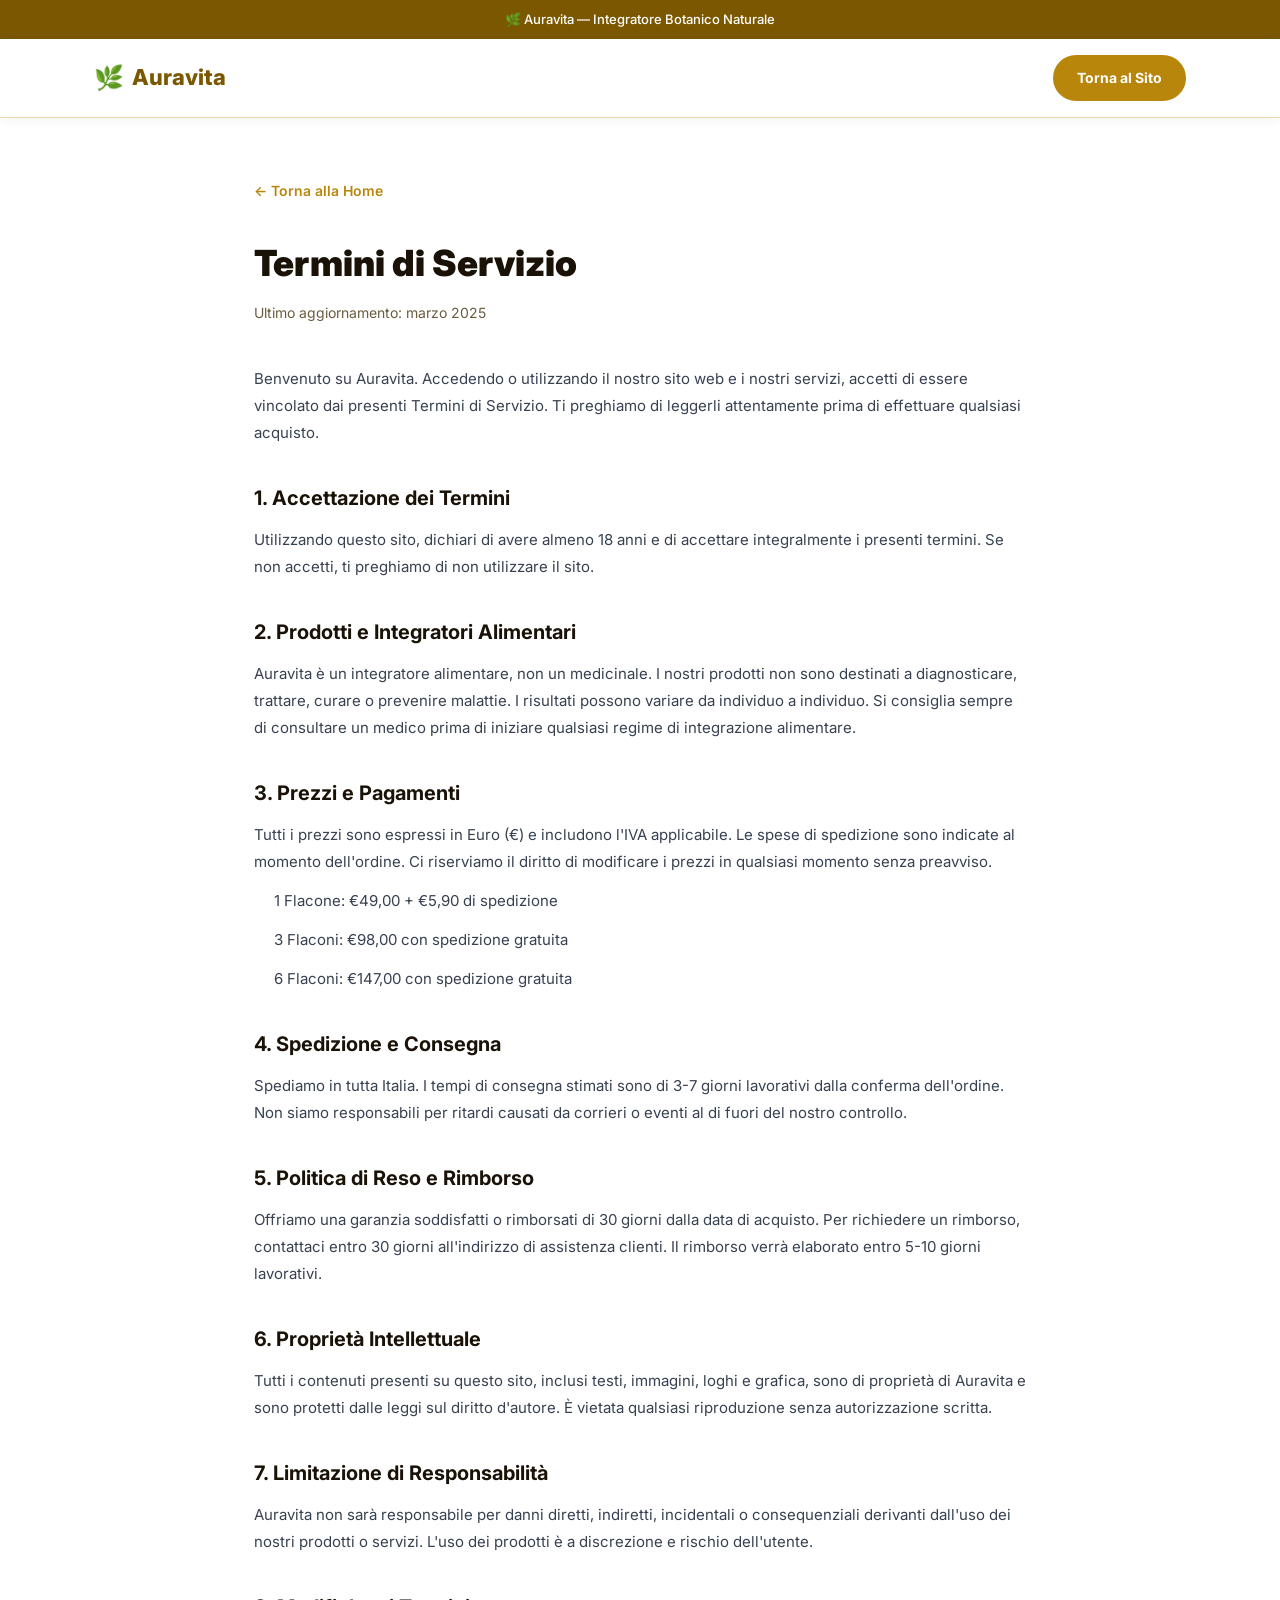
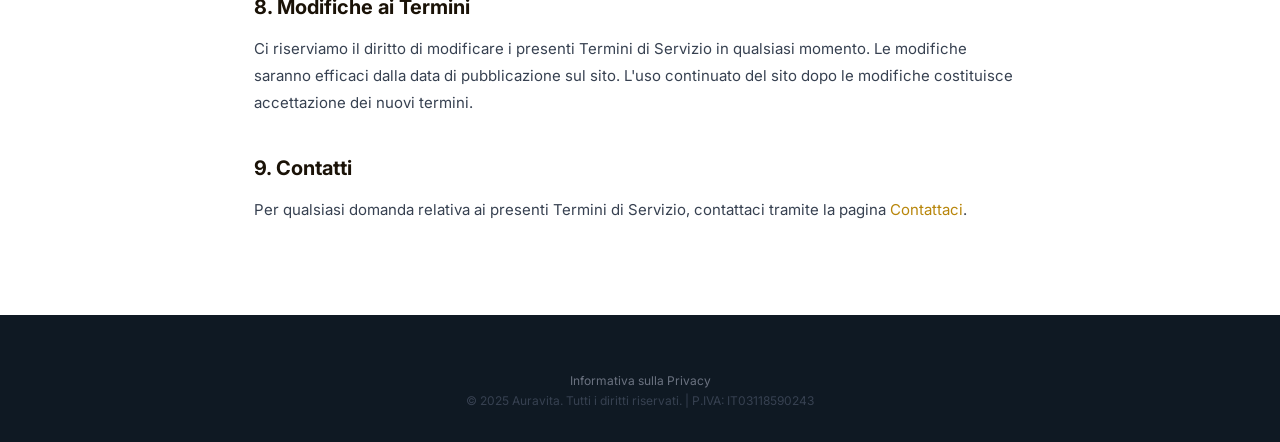
<file: termini-di-servizio.html>
<!DOCTYPE html>
<html lang="it">
<head>
  <meta charset="UTF-8" />
  <meta name="viewport" content="width=device-width, initial-scale=1.0" />
  <title>Termini di Servizio | Auravita</title>
  <link rel="stylesheet" href="jellyburn.css" />
  <link href="https://fonts.googleapis.com/css2?family=Inter:wght@400;500;600;700;800;900&display=swap" rel="stylesheet" />
  <style>
    .legal-page { max-width: 820px; margin: 0 auto; padding: 60px 24px 80px; }
    .legal-page h1 { font-size: 36px; font-weight: 900; color: var(--text); margin-bottom: 8px; }
    .legal-page .subtitle { color: var(--text-muted); font-size: 14px; margin-bottom: 40px; }
    .legal-page h2 { font-size: 20px; font-weight: 700; color: var(--text); margin: 36px 0 12px; }
    .legal-page p, .legal-page li { font-size: 15px; color: #374151; line-height: 1.8; margin-bottom: 12px; }
    .legal-page ul { padding-left: 20px; margin-bottom: 12px; }
    .legal-back { display: inline-flex; align-items: center; gap: 6px; color: var(--green); font-weight: 600; font-size: 14px; margin-bottom: 32px; }
    .legal-back:hover { text-decoration: underline; }
  </style>
</head>
<body>
  <div class="topbar">
    <span>🌿 Auravita — Integratore Botanico Naturale</span>
  </div>
  <header class="header">
    <div class="container header-inner">
      <div class="logo">
        <span class="logo-icon">🌿</span>
        <span class="logo-text">Auravita</span>
      </div>
      <a href="index.html" class="btn btn-header">Torna al Sito</a>
    </div>
  </header>

  <div class="legal-page">
    <a href="index.html" class="legal-back">← Torna alla Home</a>
    <h1>Termini di Servizio</h1>
    <p class="subtitle">Ultimo aggiornamento: marzo 2025</p>

    <p>Benvenuto su Auravita. Accedendo o utilizzando il nostro sito web e i nostri servizi, accetti di essere vincolato dai presenti Termini di Servizio. Ti preghiamo di leggerli attentamente prima di effettuare qualsiasi acquisto.</p>

    <h2>1. Accettazione dei Termini</h2>
    <p>Utilizzando questo sito, dichiari di avere almeno 18 anni e di accettare integralmente i presenti termini. Se non accetti, ti preghiamo di non utilizzare il sito.</p>

    <h2>2. Prodotti e Integratori Alimentari</h2>
    <p>Auravita è un integratore alimentare, non un medicinale. I nostri prodotti non sono destinati a diagnosticare, trattare, curare o prevenire malattie. I risultati possono variare da individuo a individuo. Si consiglia sempre di consultare un medico prima di iniziare qualsiasi regime di integrazione alimentare.</p>

    <h2>3. Prezzi e Pagamenti</h2>
    <p>Tutti i prezzi sono espressi in Euro (€) e includono l'IVA applicabile. Le spese di spedizione sono indicate al momento dell'ordine. Ci riserviamo il diritto di modificare i prezzi in qualsiasi momento senza preavviso.</p>
    <ul>
      <li>1 Flacone: €49,00 + €5,90 di spedizione</li>
      <li>3 Flaconi: €98,00 con spedizione gratuita</li>
      <li>6 Flaconi: €147,00 con spedizione gratuita</li>
    </ul>

    <h2>4. Spedizione e Consegna</h2>
    <p>Spediamo in tutta Italia. I tempi di consegna stimati sono di 3-7 giorni lavorativi dalla conferma dell'ordine. Non siamo responsabili per ritardi causati da corrieri o eventi al di fuori del nostro controllo.</p>

    <h2>5. Politica di Reso e Rimborso</h2>
    <p>Offriamo una garanzia soddisfatti o rimborsati di 30 giorni dalla data di acquisto. Per richiedere un rimborso, contattaci entro 30 giorni all'indirizzo di assistenza clienti. Il rimborso verrà elaborato entro 5-10 giorni lavorativi.</p>

    <h2>6. Proprietà Intellettuale</h2>
    <p>Tutti i contenuti presenti su questo sito, inclusi testi, immagini, loghi e grafica, sono di proprietà di Auravita e sono protetti dalle leggi sul diritto d'autore. È vietata qualsiasi riproduzione senza autorizzazione scritta.</p>

    <h2>7. Limitazione di Responsabilità</h2>
    <p>Auravita non sarà responsabile per danni diretti, indiretti, incidentali o consequenziali derivanti dall'uso dei nostri prodotti o servizi. L'uso dei prodotti è a discrezione e rischio dell'utente.</p>

    <h2>8. Modifiche ai Termini</h2>
    <p>Ci riserviamo il diritto di modificare i presenti Termini di Servizio in qualsiasi momento. Le modifiche saranno efficaci dalla data di pubblicazione sul sito. L'uso continuato del sito dopo le modifiche costituisce accettazione dei nuovi termini.</p>

    <h2>9. Contatti</h2>
    <p>Per qualsiasi domanda relativa ai presenti Termini di Servizio, contattaci tramite la pagina <a href="contatti.html" style="color: var(--green);">Contattaci</a>.</p>
  </div>

  <footer class="footer">
    <div class="container">
      <p class="footer-copy"><a href="informativa-privacy.html" style="color:#6b7280;">Informativa sulla Privacy</a></p>
      <p class="footer-copy">© 2025 Auravita. Tutti i diritti riservati. | P.IVA: IT03118590243</p>
    </div>
  </footer>
</body>
</html>
</file>
<file: jellyburn.css>
/* ===== RESET & BASE ===== */
*, *::before, *::after {
    margin: 0;
    padding: 0;
    box-sizing: border-box;
  }
  
  :root {
    --green: #B8860B;
    --green-light: #D4A017;
    --green-dark: #7B5800;
    --green-bg: #FFFBEB;
    --green-bg2: #FEF3C7;
    --text: #1a1207;
    --text-muted: #6b5c3e;
    --white: #ffffff;
    --border: #e8d9b0;
    --shadow: 0 4px 24px rgba(184,134,11,0.10);
    --shadow-lg: 0 8px 40px rgba(184,134,11,0.18);
    --radius: 14px;
    --radius-sm: 8px;
    --font: 'Inter', -apple-system, BlinkMacSystemFont, 'Segoe UI', sans-serif;
  }
  
  html { scroll-behavior: smooth; }
  
  body {
    font-family: var(--font);
    color: var(--text);
    background: var(--white);
    line-height: 1.6;
    font-size: 16px;
  }
  
  a { text-decoration: none; color: inherit; }
  ul { list-style: none; }
  img { max-width: 100%; display: block; }
  
  .container {
    max-width: 1140px;
    margin: 0 auto;
    padding: 0 24px;
  }
  
  /* ===== TOP BAR ===== */
  .topbar {
    background: var(--green-dark);
    color: #fff;
    text-align: center;
    font-size: 13px;
    font-weight: 500;
    padding: 9px 16px;
    display: flex;
    justify-content: center;
    align-items: center;
    gap: 12px;
    flex-wrap: wrap;
  }
  
  .topbar .sep {
    opacity: 0.4;
  }
  
  /* ===== HEADER ===== */
  .header {
    background: #fff;
    border-bottom: 1px solid var(--border);
    position: sticky;
    top: 0;
    z-index: 100;
    box-shadow: 0 1px 12px rgba(0,0,0,0.06);
  }
  
  .header-inner {
    display: flex;
    align-items: center;
    justify-content: space-between;
    gap: 24px;
    padding-top: 16px;
    padding-bottom: 16px;
  }
  
  .logo {
    display: flex;
    align-items: center;
    gap: 8px;
    font-size: 22px;
    font-weight: 800;
    color: var(--green-dark);
    white-space: nowrap;
  }
  
  .logo-icon { font-size: 24px; }
  
  .nav {
    display: flex;
    gap: 28px;
    font-size: 14px;
    font-weight: 500;
    color: var(--text-muted);
  }
  
  .nav a:hover { color: var(--green); }
  
  /* ===== BUTTONS ===== */
  .btn {
    display: inline-block;
    padding: 12px 28px;
    border-radius: 50px;
    font-weight: 700;
    font-size: 15px;
    cursor: pointer;
    transition: all 0.2s ease;
    border: 2px solid transparent;
    white-space: nowrap;
  }
  
  .btn-primary {
    background: linear-gradient(135deg, #B8860B, #D4A017);
    color: #fff;
    border-color: #B8860B;
  }
  
  .btn-primary:hover {
    background: linear-gradient(135deg, #7B5800, #B8860B);
    border-color: #7B5800;
    transform: translateY(-1px);
    box-shadow: 0 6px 20px rgba(184,134,11,0.45);
  }
  
  .btn-outline {
    background: transparent;
    color: var(--green-dark);
    border-color: var(--green);
  }
  
  .btn-outline:hover {
    background: var(--green-bg);
  }
  
  .btn-outline-green {
    background: transparent;
    color: var(--green);
    border-color: var(--green);
    width: 100%;
    text-align: center;
  }
  
  .btn-outline-green:hover {
    background: var(--green-bg);
  }
  
  .btn-header {
    background: var(--green);
    color: #fff;
    border-color: var(--green);
    padding: 10px 22px;
    font-size: 14px;
  }
  
  .btn-header:hover {
    background: var(--green-dark);
    border-color: var(--green-dark);
  }
  
  .btn-large {
    padding: 16px 44px;
    font-size: 17px;
  }
  
  /* ===== HERO ===== */
  .hero {
    background: linear-gradient(135deg, #fffbeb 0%, #fef3c7 50%, #fde68a 100%);
    padding: 80px 0 60px;
  }
  
  .hero-inner {
    display: grid;
    grid-template-columns: 1fr 1fr;
    gap: 60px;
    align-items: center;
  }
  
  .badge {
    display: inline-block;
    background: var(--green-bg2);
    color: var(--green-dark);
    font-size: 13px;
    font-weight: 700;
    padding: 5px 14px;
    border-radius: 50px;
    border: 1px solid #D4A017;
    margin-bottom: 20px;
    letter-spacing: 0.5px;
    text-transform: uppercase;
  }
  
  .hero-text h1 {
    font-size: 46px;
    font-weight: 900;
    line-height: 1.12;
    color: var(--text);
    margin-bottom: 20px;
    letter-spacing: -1px;
  }
  
  .hero-text > p {
    font-size: 17px;
    color: var(--text-muted);
    margin-bottom: 32px;
    line-height: 1.7;
  }
  
  .hero-buttons {
    display: flex;
    gap: 14px;
    flex-wrap: wrap;
    margin-bottom: 28px;
  }
  
  .hero-trust {
    display: flex;
    flex-wrap: wrap;
    gap: 12px;
    font-size: 13px;
    font-weight: 600;
    color: var(--green-dark);
    margin-bottom: 20px;
  }
  
  .hero-image {
    display: flex;
    justify-content: center;
    align-items: center;
  }
  
  .product-card {
    background: #fff;
    border-radius: 24px;
    box-shadow: var(--shadow-lg);
    padding: 48px 40px;
    text-align: center;
    border: 1px solid var(--border);
    max-width: 320px;
    width: 100%;
  }
  
  .product-icon {
    font-size: 80px;
    margin-bottom: 16px;
  }
  
  .product-label {
    font-size: 26px;
    font-weight: 900;
    color: var(--green-dark);
    margin-bottom: 6px;
  }
  
  .product-sublabel {
    font-size: 14px;
    color: var(--text-muted);
    margin-bottom: 24px;
  }
  
  .product-badges {
    display: flex;
    flex-wrap: wrap;
    gap: 8px;
    justify-content: center;
  }
  
  .product-badges span {
    background: var(--green-bg);
    color: var(--green-dark);
    font-size: 12px;
    font-weight: 600;
    padding: 4px 12px;
    border-radius: 50px;
    border: 1px solid #D4A017;
  }

  /* ===== PRODUCT IMAGE (HERO) ===== */
  .product-img {
    width: 100%;
    max-width: 260px;
    height: auto;
    object-fit: contain;
    margin: 0 auto 20px;
    display: block;
  }

  /* ===== PRICE CARD IMAGE ===== */
  .price-img {
    width: 100%;
    max-width: 160px;
    height: 160px;
    object-fit: contain;
    margin: 0 auto 16px;
    display: block;
  }
  
  /* ===== SECTIONS COMMON ===== */
  section { padding: 80px 0; }
  
  .section-light { background: #faf7f0; }
  
  .section-header {
    text-align: center;
    margin-bottom: 56px;
  }
  
  .section-tag {
    display: inline-block;
    background: var(--green-bg2);
    color: var(--green-dark);
    font-size: 12px;
    font-weight: 700;
    padding: 4px 12px;
    border-radius: 50px;
    letter-spacing: 1px;
    text-transform: uppercase;
    margin-bottom: 12px;
  }
  
  .section-header h2 {
    font-size: 36px;
    font-weight: 800;
    color: var(--text);
    margin-bottom: 12px;
    letter-spacing: -0.5px;
  }
  
  .section-header p {
    font-size: 16px;
    color: var(--text-muted);
    max-width: 540px;
    margin: 0 auto;
  }
  
  /* ===== WHAT IS ===== */
  .what-is-content {
    max-width: 740px;
    margin: 0 auto;
    text-align: center;
    display: flex;
    flex-direction: column;
    gap: 16px;
  }
  
  .what-is-content p {
    font-size: 17px;
    color: #374151;
    line-height: 1.8;
  }
  
  /* ===== INGREDIENTS ===== */
  .ingredients-grid {
    display: grid;
    grid-template-columns: repeat(3, 1fr);
    gap: 24px;
  }
  
  .ingredient-card {
    background: #fff;
    border-radius: var(--radius);
    border: 1px solid var(--border);
    padding: 32px 24px;
    text-align: center;
    transition: all 0.25s ease;
    box-shadow: var(--shadow);
  }
  
  .ingredient-card:hover {
    transform: translateY(-4px);
    box-shadow: var(--shadow-lg);
    border-color: #D4A017;
  }
  
  .ingredient-icon {
    font-size: 40px;
    margin-bottom: 14px;
  }
  
  .ingredient-card h3 {
    font-size: 17px;
    font-weight: 700;
    color: var(--text);
    margin-bottom: 10px;
  }
  
  .ingredient-card p {
    font-size: 14px;
    color: var(--text-muted);
    line-height: 1.65;
  }
  
  /* ===== HOW IT WORKS ===== */
  .steps {
    display: flex;
    align-items: flex-start;
    justify-content: center;
    gap: 16px;
    flex-wrap: wrap;
    margin-bottom: 32px;
  }
  
  .step {
    background: #fff;
    border-radius: var(--radius);
    border: 1px solid var(--border);
    padding: 36px 28px;
    text-align: center;
    max-width: 280px;
    flex: 1;
    min-width: 220px;
    box-shadow: var(--shadow);
  }
  
  .step-number {
    width: 52px;
    height: 52px;
    background: var(--green);
    color: #fff;
    font-size: 22px;
    font-weight: 800;
    border-radius: 50%;
    display: flex;
    align-items: center;
    justify-content: center;
    margin: 0 auto 18px;
  }
  
  .step h3 {
    font-size: 18px;
    font-weight: 700;
    margin-bottom: 10px;
    color: var(--text);
  }
  
  .step p {
    font-size: 14px;
    color: var(--text-muted);
    line-height: 1.65;
  }
  
  .step-arrow {
    font-size: 28px;
    color: var(--green-light);
    align-self: center;
    font-weight: 300;
    margin-top: -20px;
  }
  
  /* ===== REVIEWS ===== */
  .reviews-grid {
    display: grid;
    grid-template-columns: repeat(3, 1fr);
    gap: 24px;
    margin-bottom: 24px;
  }
  
  .review-card {
    background: #fff;
    border-radius: var(--radius);
    border: 1px solid var(--border);
    padding: 28px 24px;
    box-shadow: var(--shadow);
    display: flex;
    flex-direction: column;
    gap: 16px;
  }
  
  .stars {
    font-size: 20px;
    color: #f59e0b;
    letter-spacing: 2px;
  }
  
  .review-card p {
    font-size: 15px;
    color: #374151;
    line-height: 1.7;
    flex: 1;
    font-style: italic;
  }
  
  .reviewer {
    display: flex;
    align-items: center;
    gap: 12px;
  }
  
  .reviewer-avatar {
    width: 40px;
    height: 40px;
    background: var(--green);
    color: #fff;
    border-radius: 50%;
    display: flex;
    align-items: center;
    justify-content: center;
    font-weight: 700;
    font-size: 16px;
    flex-shrink: 0;
  }
  
  .reviewer div {
    display: flex;
    flex-direction: column;
  }
  
  .reviewer strong {
    font-size: 14px;
    color: var(--text);
  }
  
  .reviewer span {
    font-size: 12px;
    color: var(--text-muted);
  }
  
  /* ===== PRICING ===== */
  .pricing-grid {
    display: grid;
    grid-template-columns: repeat(3, 1fr);
    gap: 24px;
    align-items: start;
    margin-bottom: 20px;
  }
  
  .price-card {
    background: #fff;
    border-radius: var(--radius);
    border: 2px solid var(--border);
    padding: 36px 28px;
    text-align: center;
    position: relative;
    transition: all 0.25s ease;
    box-shadow: var(--shadow);
  }
  
  .price-card:hover {
    transform: translateY(-4px);
    box-shadow: var(--shadow-lg);
  }
  
  .price-card.popular {
    border-color: var(--green);
    transform: scale(1.04);
    box-shadow: 0 12px 40px rgba(184,134,11,0.25);
  }
  
  .price-card.popular:hover {
    transform: scale(1.04) translateY(-4px);
  }
  
  .popular-badge {
    position: absolute;
    top: -14px;
    left: 50%;
    transform: translateX(-50%);
    background: var(--green);
    color: #fff;
    font-size: 12px;
    font-weight: 700;
    padding: 4px 18px;
    border-radius: 50px;
    letter-spacing: 0.5px;
    white-space: nowrap;
  }
  
  .price-card h3 {
    font-size: 20px;
    font-weight: 800;
    color: var(--text);
    margin-bottom: 6px;
  }
  
  .price-sub {
    font-size: 13px;
    color: var(--text-muted);
    margin-bottom: 20px;
  }
  
  .price-amount {
    margin-bottom: 24px;
  }
  
  .price-value {
    font-size: 48px;
    font-weight: 900;
    color: var(--green-dark);
    letter-spacing: -2px;
  }
  
  .price-per {
    font-size: 16px;
    color: var(--text-muted);
    font-weight: 500;
  }
  
  .price-features {
    text-align: left;
    margin-bottom: 28px;
    display: flex;
    flex-direction: column;
    gap: 8px;
  }
  
  .price-features li {
    font-size: 14px;
    color: #374151;
    font-weight: 500;
  }
  
  .price-shipping {
    font-size: 13px;
    color: var(--text-muted);
    margin-bottom: 18px;
    font-weight: 500;
  }

  .price-shipping.free {
    color: var(--green);
    font-weight: 700;
  }

  .pricing-note {
    text-align: center;
    font-size: 14px;
    color: var(--text-muted);
    font-weight: 500;
    margin-top: 8px;
  }
  
  /* ===== FAQ ===== */
  .faq-list {
    max-width: 760px;
    margin: 0 auto;
    display: flex;
    flex-direction: column;
    gap: 12px;
  }
  
  .faq-item {
    background: #fff;
    border: 1px solid var(--border);
    border-radius: var(--radius-sm);
    overflow: hidden;
    box-shadow: 0 1px 6px rgba(0,0,0,0.04);
  }
  
  .faq-question {
    width: 100%;
    background: none;
    border: none;
    padding: 20px 24px;
    text-align: left;
    font-size: 16px;
    font-weight: 600;
    color: var(--text);
    cursor: pointer;
    display: flex;
    justify-content: space-between;
    align-items: center;
    gap: 16px;
    transition: background 0.15s;
    font-family: var(--font);
  }
  
  .faq-question:hover { background: var(--green-bg); }
  
  .faq-item.open .faq-question { background: var(--green-bg); color: var(--green-dark); }
  
  .faq-icon {
    font-size: 22px;
    font-weight: 300;
    color: var(--green);
    flex-shrink: 0;
    line-height: 1;
  }
  
  .faq-answer {
    max-height: 0;
    overflow: hidden;
    transition: max-height 0.35s ease;
  }
  
  .faq-answer p {
    padding: 0 24px 20px;
    font-size: 15px;
    color: #374151;
    line-height: 1.75;
  }
  
  /* ===== FOOTER CTA ===== */
  .footer-cta {
    background: linear-gradient(135deg, #7B5800 0%, #B8860B 60%, #D4A017 100%);
    padding: 72px 0;
    text-align: center;
    color: #fff;
  }
  
  .footer-cta h2 {
    font-size: 36px;
    font-weight: 800;
    margin-bottom: 12px;
    letter-spacing: -0.5px;
  }
  
  .footer-cta p {
    font-size: 17px;
    opacity: 0.85;
    margin-bottom: 32px;
  }
  
  .footer-cta .btn-primary {
    background: #fff;
    color: var(--green-dark);
    border-color: #fff;
    background: linear-gradient(135deg, #fff 0%, #FEF3C7 100%);
  }
  
  .footer-cta .btn-primary:hover {
    background: linear-gradient(135deg, #FEF3C7 0%, #fde68a 100%);
    border-color: #fde68a;
    box-shadow: 0 6px 24px rgba(0,0,0,0.2);
  }
  
  /* ===== FOOTER ===== */
  .footer {
    background: #0f1923;
    color: #9ca3af;
    padding: 56px 0 32px;
  }

  /* Grid 4 colunas */
  .footer-grid {
    display: grid;
    grid-template-columns: 2fr 1fr 1fr 1fr;
    gap: 40px;
    margin-bottom: 48px;
  }

  .footer-logo {
    display: flex;
    align-items: center;
    gap: 8px;
    font-size: 20px;
    font-weight: 800;
    color: #fff;
    margin-bottom: 14px;
  }

  .footer-brand-desc {
    font-size: 13px;
    color: #6b7280;
    line-height: 1.75;
  }

  .footer-col-title {
    font-size: 14px;
    font-weight: 700;
    color: #fff;
    margin-bottom: 16px;
    letter-spacing: 0.3px;
  }

  .footer-col-links {
    display: flex;
    flex-direction: column;
    gap: 10px;
  }

  .footer-col-links a {
    font-size: 13px;
    color: #6b7280;
    transition: color 0.15s;
  }

  .footer-col-links a:hover { color: #fff; }

  /* Advertising Disclosure */
  .footer-disclosure {
    background: #1a2535;
    border-radius: 10px;
    padding: 20px 24px;
    margin-bottom: 32px;
    display: flex;
    flex-direction: column;
    gap: 6px;
  }

  .footer-disclosure p:first-child {
    font-size: 14px;
    font-weight: 700;
    color: #e5e7eb;
    display: flex;
    align-items: center;
    gap: 8px;
  }

  .footer-disclosure p:last-child {
    font-size: 13px;
    color: #6b7280;
    line-height: 1.65;
  }

  .disclosure-icon { font-size: 16px; }

  /* Divider */
  .footer-divider {
    border: none;
    border-top: 1px solid #1e2d3d;
    margin-bottom: 28px;
  }

  /* Health Disclaimer */
  .footer-health {
    text-align: center;
    margin-bottom: 24px;
    display: flex;
    flex-direction: column;
    gap: 10px;
  }

  .footer-health-title {
    font-size: 14px;
    font-weight: 700;
    color: #e5e7eb;
  }

  .footer-health p:not(.footer-health-title) {
    font-size: 12px;
    color: #4b5563;
    line-height: 1.7;
    max-width: 860px;
    margin: 0 auto;
  }

  .footer-copy {
    font-size: 12px;
    color: #374151;
    text-align: center;
  }
  
  /* ===== DISCLAIMER ===== */
  .disclaimer {
    font-size: 12px;
    color: var(--text-muted);
    font-style: italic;
    line-height: 1.5;
    margin-top: 8px;
  }
  
  .disclaimer.center { text-align: center; }
  
  /* ===== RESPONSIVE ===== */
  @media (max-width: 1024px) {
    .hero-text h1 { font-size: 38px; }
    .ingredients-grid { grid-template-columns: repeat(2, 1fr); }
    .pricing-grid { grid-template-columns: repeat(3, 1fr); gap: 16px; }
    .price-card { padding: 28px 20px; }
  }
  
  @media (max-width: 768px) {
    .footer-grid {
      grid-template-columns: 1fr 1fr;
      gap: 28px;
    }
    .footer-brand { grid-column: 1 / -1; }

    .nav { display: none; }
    .btn-header { display: none; }
  
    .hero { padding: 48px 0 40px; }
    .hero-inner { grid-template-columns: 1fr; gap: 40px; text-align: center; }
    .hero-text h1 { font-size: 30px; }
    .hero-text > p { font-size: 15px; }
    .hero-buttons { justify-content: center; }
    .hero-trust { justify-content: center; font-size: 12px; }
    .hero-image { order: -1; }
    .product-card { padding: 32px 24px; max-width: 260px; }
  
    section { padding: 56px 0; }
    .section-header h2 { font-size: 28px; }
  
    .ingredients-grid { grid-template-columns: repeat(2, 1fr); gap: 16px; }
  
    .steps { gap: 12px; }
    .step-arrow { display: none; }
  
    .reviews-grid { grid-template-columns: 1fr; }
  
    .pricing-grid {
      grid-template-columns: 1fr;
      max-width: 380px;
      margin: 0 auto;
    }
    .price-card.popular { transform: none; }
    .price-card.popular:hover { transform: translateY(-4px); }
  
    .topbar { font-size: 11px; gap: 6px; }
    .topbar .sep { display: none; }
  
    .footer-cta h2 { font-size: 26px; }
  }
  
  @media (max-width: 480px) {
    .hero-text h1 { font-size: 26px; }
    .ingredients-grid { grid-template-columns: 1fr; }
    .section-header h2 { font-size: 24px; }
    .faq-question { font-size: 14px; padding: 16px 18px; }
    .faq-answer p { padding: 0 18px 16px; font-size: 14px; }
    .footer-grid { grid-template-columns: 1fr; }
  }
</file>
